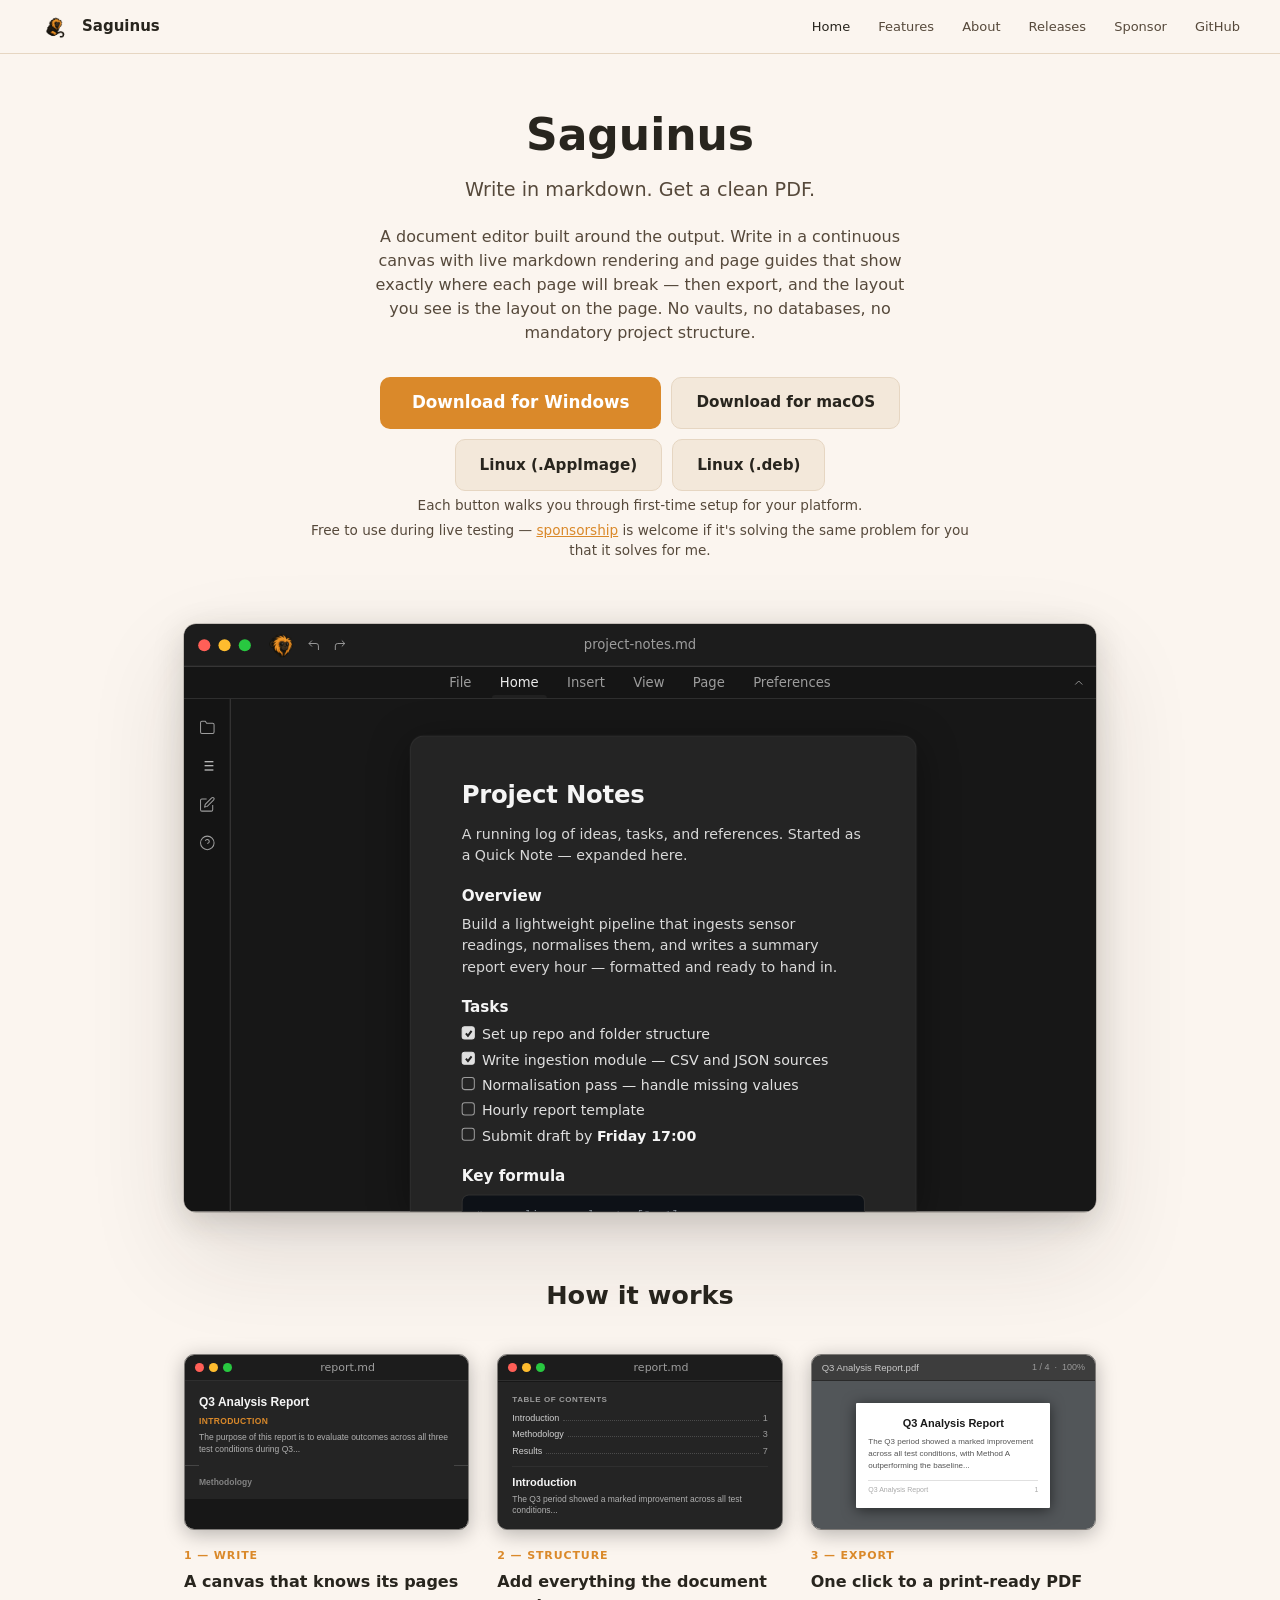
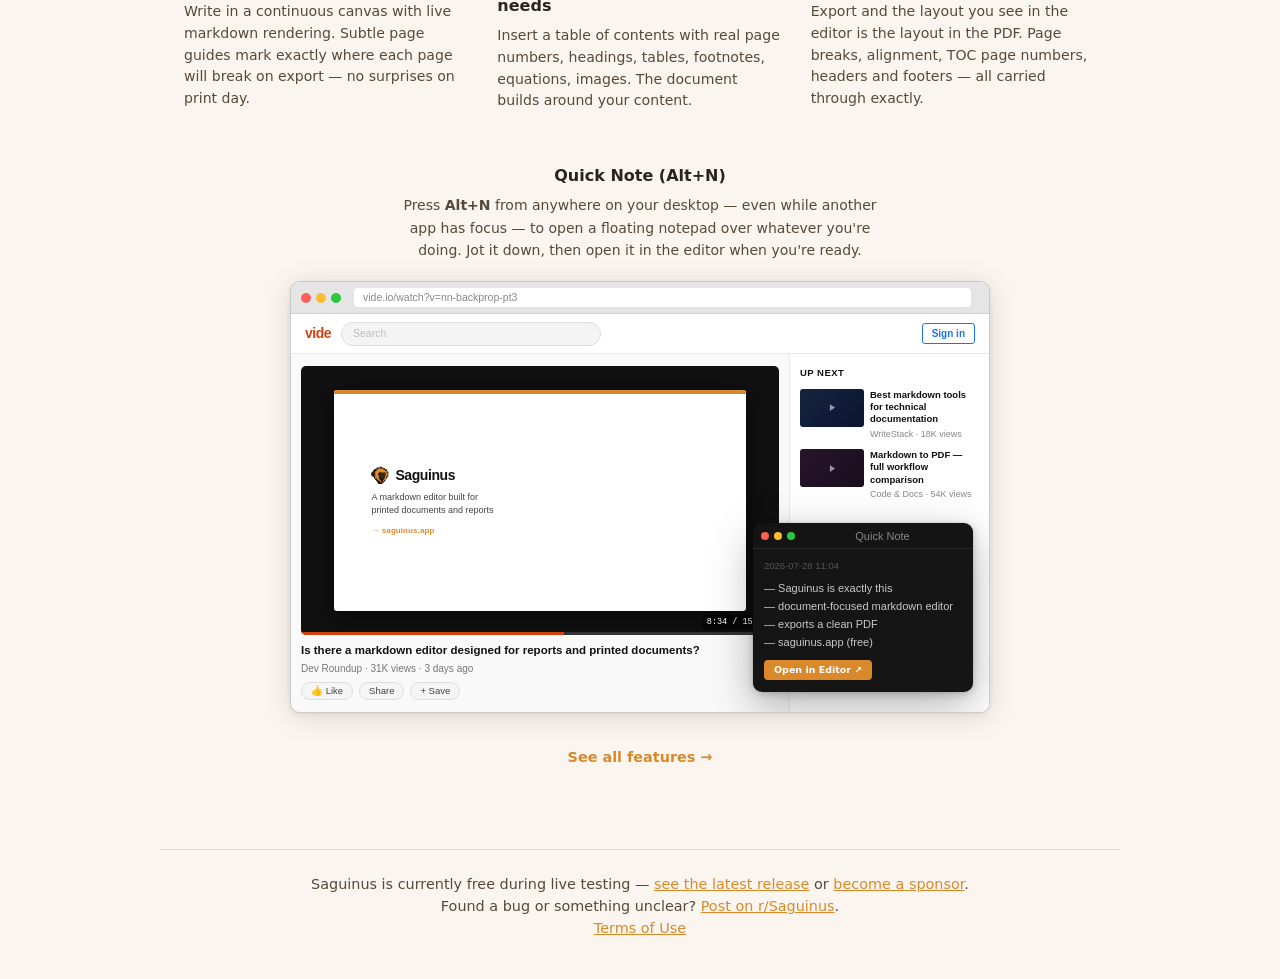
<file: index.html>
<!doctype html>
<html lang="en">
  <head>
    <meta charset="UTF-8" />
    <meta name="viewport" content="width=device-width, initial-scale=1.0" />
    <title>Saguinus — Write in markdown. Get a clean PDF.</title>
    <meta
      name="description"
      content="Saguinus is a markdown-powered document editor for Windows, macOS, and Linux. Write in a live canvas with page guides and export an accurate PDF."
    />
    <meta property="og:title" content="Saguinus — Write in markdown. Get a clean PDF." />
    <meta property="og:description" content="Write in markdown, get a clean PDF. A free document editor for Windows, Mac, and Linux — no account required." />
    <meta property="og:image" content="https://www.saguinus.app/assets/og-image.png" />
    <meta property="og:url" content="https://www.saguinus.app/" />
    <meta property="og:type" content="website" />
    <meta property="og:site_name" content="Saguinus" />
    <meta name="twitter:card" content="summary_large_image" />
    <meta name="twitter:title" content="Saguinus — Write in markdown. Get a clean PDF." />
    <meta name="twitter:description" content="Write in markdown, get a clean PDF. A free document editor for Windows, Mac, and Linux — no account required." />
    <meta name="twitter:image" content="https://www.saguinus.app/assets/og-image.png" />
    <link rel="icon" href="assets/saguinus.png" type="image/png" />
    <link rel="stylesheet" href="style.css" />
  </head>
  <body>
    <header class="site-header">
      <a class="logo-link" href="index.html">
        <img src="assets/saguinus_full.png" alt="" />
        Saguinus
      </a>
      <nav class="site-nav">
        <a href="index.html" class="active">Home</a>
        <a href="features.html">Features</a>
        <a href="about.html">About</a>
        <a href="releases.html">Releases</a>
        <a href="sponsor.html">Sponsor</a>
        <a href="https://github.com/m-mils/Saguinus" target="_blank" rel="noopener">GitHub</a>
      </nav>
    </header>

    <main>
      <section class="hero">
        <h1>Saguinus</h1>
        <p class="tagline">Write in markdown. Get a clean PDF.</p>
        <p class="hero-desc">
          A document editor built around the output. Write in a continuous
          canvas with live markdown rendering and page guides that show
          exactly where each page will break — then export, and the layout
          you see is the layout on the page. No vaults, no databases, no
          mandatory project structure.
        </p>
        <div class="download-options">
          <a class="download-btn" href="install.html?p=win">
            Download for Windows
          </a>
          <a class="download-btn secondary" href="install.html?p=mac">
            Download for macOS
          </a>
          <a class="download-btn secondary" href="install.html?p=appimage">
            Linux (.AppImage)
          </a>
          <a class="download-btn secondary" href="install.html?p=deb">
            Linux (.deb)
          </a>
        </div>
        <p class="hero-note">Each button walks you through first-time setup for your platform.</p>
        <p class="hero-note">
          Free to use during live testing —
          <a href="sponsor.html">sponsorship</a> is welcome if it's solving
          the same problem for you that it solves for me.
        </p>
      </section>

      <section class="screenshot">
        <div class="hero-win-wrap">
        <div class="win-scaler">
          <div class="aw" id="aw">

            <!-- Title bar -->
            <div class="aw-frame">
              <div class="aw-left">
                <div class="aw-tls">
                  <div class="aw-tl r"></div>
                  <div class="aw-tl y"></div>
                  <div class="aw-tl g"></div>
                </div>
                <div class="aw-logo">
                  <img src="assets/saguinus.png" alt="" />
                </div>
                <div class="aw-hbtn">
                  <svg viewBox="0 0 24 24"><polyline points="9 14 4 9 9 4"/><path d="M20 20v-7a4 4 0 0 0-4-4H4"/></svg>
                </div>
                <div class="aw-hbtn">
                  <svg viewBox="0 0 24 24"><polyline points="15 14 20 9 15 4"/><path d="M4 20v-7a4 4 0 0 1 4-4h12"/></svg>
                </div>
              </div>
              <div class="aw-title"><span>project-notes.md</span></div>
            </div>

            <!-- Menu row -->
            <div class="aw-menu">
              <button class="aw-tab">File</button>
              <button class="aw-tab active">Home</button>
              <button class="aw-tab">Insert</button>
              <button class="aw-tab">View</button>
              <button class="aw-tab">Page</button>
              <button class="aw-tab">Preferences</button>
              <div class="aw-menu-end">
                <svg viewBox="0 0 24 24"><polyline points="18 15 12 9 6 15"/></svg>
              </div>
            </div>

            <!-- Workspace -->
            <div class="aw-workspace">

              <!-- Activity bar -->
              <aside class="aw-actbar">
                <div class="aw-abt" title="Open Folder">
                  <svg viewBox="0 0 24 24"><path d="M22 19a2 2 0 0 1-2 2H4a2 2 0 0 1-2-2V5a2 2 0 0 1 2-2h5l2 3h9a2 2 0 0 1 2 2z"/></svg>
                </div>
                <div class="aw-abt active" title="Document Outline">
                  <svg viewBox="0 0 24 24">
                    <line x1="8" y1="6" x2="21" y2="6"/><line x1="8" y1="12" x2="21" y2="12"/><line x1="8" y1="18" x2="21" y2="18"/>
                    <line x1="3" y1="6" x2="3.01" y2="6"/><line x1="3" y1="12" x2="3.01" y2="12"/><line x1="3" y1="18" x2="3.01" y2="18"/>
                  </svg>
                </div>
                <div class="aw-abt" title="Quick Notes">
                  <svg viewBox="0 0 24 24"><path d="M11 4H4a2 2 0 0 0-2 2v14a2 2 0 0 0 2 2h14a2 2 0 0 0 2-2v-7"/><path d="M18.5 2.5a2.121 2.121 0 0 1 3 3L12 15l-4 1 1-4 9.5-9.5z"/></svg>
                </div>
                <div class="aw-abt" title="Help">
                  <svg viewBox="0 0 24 24"><circle cx="12" cy="12" r="10"/><path d="M9.09 9a3 3 0 0 1 5.83 1c0 2-3 3-3 3"/><line x1="12" y1="17" x2="12.01" y2="17"/></svg>
                </div>
              </aside>

              <!-- Editor -->
              <div class="aw-vport">
                <div class="aw-page">
                  <h1>Project Notes</h1>
                  <p>A running log of ideas, tasks, and references. Started as a Quick Note — expanded here.</p>

                  <div class="aw-h2">Overview</div>
                  <p>Build a lightweight pipeline that ingests sensor readings, normalises them, and writes a summary report every hour — formatted and ready to hand in.</p>

                  <div class="aw-h2">Tasks</div>
                  <div class="aw-task"><span class="aw-chk done"><svg viewBox="0 0 10 10"><polyline points="1.5,5 4,8 8.5,2"/></svg></span><span>Set up repo and folder structure</span></div>
                  <div class="aw-task"><span class="aw-chk done"><svg viewBox="0 0 10 10"><polyline points="1.5,5 4,8 8.5,2"/></svg></span><span>Write ingestion module — CSV and JSON sources</span></div>
                  <div class="aw-task"><span class="aw-chk"></span><span>Normalisation pass — handle missing values</span></div>
                  <div class="aw-task"><span class="aw-chk"></span><span>Hourly report template</span></div>
                  <div class="aw-task"><span class="aw-chk"></span><span>Submit draft by <strong style="color:#f5f5f5">Friday 17:00</strong></span></div>

                  <div class="aw-h2">Key formula</div>
                  <div class="aw-code"><span class="aw-cm"># normalise a value to [0, 1]</span>
<span class="aw-fn">def</span> normalise(x, lo, hi):
    <span class="aw-kw">return</span> (x <span class="aw-op">-</span> lo) <span class="aw-op">/</span> (hi <span class="aw-op">-</span> lo)</div>

                  <div class="aw-h2">References</div>
                  <p>Lecture 4 slides — streaming normalisation.<br>
                  See also: <span class="aw-link">pandas.DataFrame.interpolate</span> for gap filling.</p>

                  <div class="aw-pagebreak">Page Break</div>
                </div>
              </div>

            </div><!-- /workspace -->
          </div><!-- /aw -->
        </div><!-- /win-scaler -->
        </div><!-- /hero-win-wrap -->
      </section>

      <!-- HOW IT WORKS -->
      <section class="how-it-works">
        <h2>How it works</h2>
        <div class="steps">

          <!-- Step 1: Write -->
          <div class="step">
            <div class="step-win">
              <div class="step-win-chrome">
                <div class="s-tl r"></div><div class="s-tl y"></div><div class="s-tl g"></div>
                <span class="step-win-chrome-title">report.md</span>
              </div>
              <div class="step-win-body" style="padding:0;justify-content:flex-start">
                <!-- Single continuous page — guide marks bleed into padding margin -->
                <div style="background:#242424;padding:12px 14px 10px;font-family:Calibri,'Segoe UI',sans-serif">
                  <div style="font-size:12px;font-weight:700;color:#f5f5f5;margin-bottom:4px">Q3 Analysis Report</div>
                  <div style="font-size:8.5px;font-weight:700;color:#da892a;letter-spacing:0.04em;text-transform:uppercase;margin-bottom:3px">Introduction</div>
                  <div style="font-size:8.5px;color:#b0b0b0;line-height:1.45">The purpose of this report is to evaluate outcomes across all three test conditions during Q3...</div>
                  <!-- guide: bleeds past 14px content padding to page edge on each side -->
                  <div style="margin:6px -14px;height:8px;display:flex;align-items:center">
                    <div style="width:14px;height:1px;background:rgba(155,155,155,0.28);flex-shrink:0"></div>
                    <div style="flex:1"></div>
                    <div style="width:14px;height:1px;background:rgba(155,155,155,0.28);flex-shrink:0"></div>
                  </div>
                  <div style="font-size:8.5px;font-weight:700;color:#f5f5f5;opacity:0.45">Methodology</div>
                </div>
              </div>
            </div>
            <div class="step-label">1 — Write</div>
            <h3>A canvas that knows its pages</h3>
            <p>Write in a continuous canvas with live markdown rendering. Subtle page guides mark exactly where each page will break on export — no surprises on print day.</p>
          </div>

          <!-- Step 2: Structure -->
          <div class="step">
            <div class="step-win">
              <div class="step-win-chrome">
                <div class="s-tl r"></div><div class="s-tl y"></div><div class="s-tl g"></div>
                <span class="step-win-chrome-title">report.md</span>
              </div>
              <div class="step-win-body" style="padding:0">
                <!-- Doc page (#242424) on canvas (#171717) -->
                <div style="background:#242424;padding:12px 14px;font-family:Calibri,'Segoe UI',sans-serif;width:100%">
                  <div style="font-size:8px;font-weight:700;color:#9d9d9d;letter-spacing:0.07em;text-transform:uppercase;margin-bottom:6px">Table of Contents</div>
                  <div style="display:flex;align-items:baseline;margin-bottom:3px">
                    <span style="font-size:9px;color:#d0d0d0;flex-shrink:0">Introduction</span>
                    <span style="flex:1;border-bottom:1px dotted #4a4a4a;margin:0 4px 2px"></span>
                    <span style="font-size:9px;color:#9d9d9d;flex-shrink:0">1</span>
                  </div>
                  <div style="display:flex;align-items:baseline;margin-bottom:3px">
                    <span style="font-size:9px;color:#d0d0d0;flex-shrink:0">Methodology</span>
                    <span style="flex:1;border-bottom:1px dotted #4a4a4a;margin:0 4px 2px"></span>
                    <span style="font-size:9px;color:#9d9d9d;flex-shrink:0">3</span>
                  </div>
                  <div style="display:flex;align-items:baseline;margin-bottom:8px">
                    <span style="font-size:9px;color:#d0d0d0;flex-shrink:0">Results</span>
                    <span style="flex:1;border-bottom:1px dotted #4a4a4a;margin:0 4px 2px"></span>
                    <span style="font-size:9px;color:#9d9d9d;flex-shrink:0">7</span>
                  </div>
                  <div style="border-top:1px solid #2f2f2f;padding-top:7px;font-size:11px;font-weight:700;color:#f5f5f5">Introduction</div>
                  <div style="font-size:8.5px;color:#b0b0b0;margin-top:3px;line-height:1.4">The Q3 period showed a marked improvement across all test conditions...</div>
                </div>
              </div>
            </div>
            <div class="step-label">2 — Structure</div>
            <h3>Add everything the document needs</h3>
            <p>Insert a table of contents with real page numbers, headings, tables, footnotes, equations, images. The document builds around your content.</p>
          </div>

          <!-- Step 3: Export -->
          <div class="step">
            <div class="step-win">
              <!-- PDF viewer chrome instead of Saguinus app chrome -->
              <div class="step-win-chrome" style="background:#3d3d3d;border-bottom-color:#2a2a2a">
                <span style="font-size:9.5px;color:#c8c8c8;font-family:'Segoe UI',sans-serif;flex:1;overflow:hidden;white-space:nowrap;text-overflow:ellipsis">Q3 Analysis Report.pdf</span>
                <span style="font-size:9px;color:#999;font-family:'Segoe UI',sans-serif;white-space:nowrap;margin-left:8px">1 / 4 &nbsp;·&nbsp; 100%</span>
              </div>
              <div class="step-win-body" style="background:#525659;align-items:center">
                <div style="background:#fff;width:76%;border-radius:1px;padding:12px;box-shadow:0 2px 14px rgba(0,0,0,0.55)">
                  <div style="font-size:11px;font-weight:700;color:#1a1a1a;text-align:center;margin-bottom:5px;font-family:'Segoe UI',sans-serif">Q3 Analysis Report</div>
                  <div style="font-size:8px;color:#555;line-height:1.5;font-family:'Segoe UI',sans-serif;margin-bottom:8px">The Q3 period showed a marked improvement across all test conditions, with Method A outperforming the baseline...</div>
                  <div style="display:flex;justify-content:space-between;border-top:0.5px solid #e0e0e0;padding-top:4px">
                    <span style="font-size:7px;color:#aaa;font-family:'Segoe UI',sans-serif">Q3 Analysis Report</span>
                    <span style="font-size:7px;color:#aaa;font-family:'Segoe UI',sans-serif">1</span>
                  </div>
                </div>
              </div>
            </div>
            <div class="step-label">3 — Export</div>
            <h3>One click to a print-ready PDF</h3>
            <p>Export and the layout you see in the editor is the layout in the PDF. Page breaks, alignment, TOC page numbers, headers and footers — all carried through exactly.</p>
          </div>

        </div>

        <div class="qn-showcase">

          <div class="qn-showcase-caption">
            <h3>Quick Note (Alt+N)</h3>
            <p>Press <strong>Alt+N</strong> from anywhere on your desktop — even while another app has focus — to open a floating notepad over whatever you're doing. Jot it down, then open it in the editor when you're ready.</p>
          </div>

          <div class="qn-browser-scene">

            <!-- macOS browser chrome -->
            <div class="qn-browser-chrome">
              <div class="qn-br-tl" style="background:#ff5f57"></div>
              <div class="qn-br-tl" style="background:#febc2e"></div>
              <div class="qn-br-tl" style="background:#28c840"></div>
              <div class="qn-br-url">vide.io/watch?v=nn-backprop-pt3</div>
            </div>

            <!-- Vide site header -->
            <div style="background:#fff;border-bottom:1px solid #e8e8e8;height:40px;display:flex;align-items:center;padding:0 14px;gap:10px;flex-shrink:0">
              <span style="font-size:14px;font-weight:800;color:#d04010;font-family:'Segoe UI',sans-serif;letter-spacing:-0.5px">vide</span>
              <div style="flex:1;background:#f4f4f4;border:1px solid #ddd;border-radius:18px;height:24px;display:flex;align-items:center;padding:0 11px;max-width:260px">
                <span style="font-size:10.5px;color:#bbb;font-family:'Segoe UI',sans-serif">Search</span>
              </div>
              <div style="margin-left:auto;font-size:10px;font-weight:600;color:#1a73e8;border:1.5px solid #1a73e8;border-radius:3px;padding:2px 9px;font-family:'Segoe UI',sans-serif">Sign in</div>
            </div>

            <!-- Site body: video + sidebar -->
            <div style="display:flex;background:#f9f9f9">

              <!-- Main video column -->
              <div style="flex:1;padding:12px 10px;min-width:0">

                <!-- Video player — paused on a slide presenting Saguinus as the answer -->
                <div style="background:#111;border-radius:5px;aspect-ratio:16/9;position:relative;overflow:hidden">
                  <div style="position:absolute;inset:0;display:flex;align-items:center;justify-content:center;padding:5% 7%">
                    <div style="background:#fff;border-radius:3px;width:100%;height:100%;padding:7% 9%;box-shadow:0 6px 28px rgba(0,0,0,0.7);position:relative;display:flex;flex-direction:column;justify-content:center">
                      <div style="position:absolute;top:0;left:0;right:0;height:4px;background:#da892a;border-radius:3px 3px 0 0"></div>
                      <div style="display:flex;align-items:center;gap:6px;margin-bottom:5px">
                        <img src="assets/saguinus.png" alt="" style="width:18px;height:18px;border-radius:4px">
                        <div style="font-size:14px;font-weight:800;color:#111;font-family:'Segoe UI',sans-serif;letter-spacing:-0.03em">Saguinus</div>
                      </div>
                      <div style="font-size:9px;color:#444;font-family:'Segoe UI',sans-serif;line-height:1.5;margin-bottom:7px">A markdown editor built for<br>printed documents and reports</div>
                      <div style="font-size:8px;color:#da892a;font-weight:700;font-family:'Segoe UI',sans-serif;letter-spacing:0.01em">→ saguinus.app</div>
                    </div>
                  </div>
                  <div style="position:absolute;bottom:0;left:0;right:0;height:3px;background:rgba(255,255,255,0.15)">
                    <div style="width:55%;height:100%;background:#d04010"></div>
                  </div>
                  <div style="position:absolute;bottom:5px;right:7px;font-size:8.5px;color:#fff;font-family:monospace;background:rgba(0,0,0,0.55);padding:1px 4px;border-radius:2px">8:34 / 15:22</div>
                </div>

                <!-- Video info -->
                <div style="padding-top:8px">
                  <div style="font-size:11.5px;font-weight:700;color:#111;font-family:'Segoe UI',sans-serif;line-height:1.3;margin-bottom:3px">Is there a markdown editor designed for reports and printed documents?</div>
                  <div style="font-size:10px;color:#777;font-family:'Segoe UI',sans-serif;margin-bottom:6px">Dev Roundup · 31K views · 3 days ago</div>
                  <div style="display:flex;gap:6px;flex-wrap:wrap">
                    <div style="font-size:9.5px;color:#444;font-family:'Segoe UI',sans-serif;border:1px solid #ddd;border-radius:14px;padding:1px 9px;background:#f5f5f5">👍 Like</div>
                    <div style="font-size:9.5px;color:#444;font-family:'Segoe UI',sans-serif;border:1px solid #ddd;border-radius:14px;padding:1px 9px;background:#f5f5f5">Share</div>
                    <div style="font-size:9.5px;color:#444;font-family:'Segoe UI',sans-serif;border:1px solid #ddd;border-radius:14px;padding:1px 9px;background:#f5f5f5">+ Save</div>
                  </div>
                </div>
              </div>

              <!-- Sidebar: Up Next -->
              <div class="qn-video-sidebar">
                <div style="font-size:9.5px;font-weight:700;color:#111;font-family:'Segoe UI',sans-serif;margin-bottom:8px;text-transform:uppercase;letter-spacing:0.05em">Up Next</div>

                <div style="display:flex;gap:6px;margin-bottom:8px">
                  <div style="width:64px;height:38px;background:linear-gradient(135deg,#162440,#0a1530);border-radius:3px;flex-shrink:0;display:flex;align-items:center;justify-content:center">
                    <svg viewBox="0 0 24 24" width="9" fill="#fff" opacity="0.55" aria-hidden="true"><polygon points="5,3 19,12 5,21"/></svg>
                  </div>
                  <div style="min-width:0">
                    <div style="font-size:9.5px;font-weight:600;color:#111;font-family:'Segoe UI',sans-serif;line-height:1.3;margin-bottom:2px">Best markdown tools for technical documentation</div>
                    <div style="font-size:9px;color:#888;font-family:'Segoe UI',sans-serif">WriteStack · 18K views</div>
                  </div>
                </div>

                <div style="display:flex;gap:6px">
                  <div style="width:64px;height:38px;background:linear-gradient(135deg,#28142a,#180f1e);border-radius:3px;flex-shrink:0;display:flex;align-items:center;justify-content:center">
                    <svg viewBox="0 0 24 24" width="9" fill="#fff" opacity="0.55" aria-hidden="true"><polygon points="5,3 19,12 5,21"/></svg>
                  </div>
                  <div style="min-width:0">
                    <div style="font-size:9.5px;font-weight:600;color:#111;font-family:'Segoe UI',sans-serif;line-height:1.3;margin-bottom:2px">Markdown to PDF — full workflow comparison</div>
                    <div style="font-size:9px;color:#888;font-family:'Segoe UI',sans-serif">Code &amp; Docs · 54K views</div>
                  </div>
                </div>
              </div>

            </div><!-- /site body -->

            <!-- Floating Quick Note window -->
            <div class="qn-vid-float">
              <div class="qn-vid-float-bar">
                <div class="qn-vid-float-tl" style="background:#ff5f57"></div>
                <div class="qn-vid-float-tl" style="background:#febc2e"></div>
                <div class="qn-vid-float-tl" style="background:#28c840"></div>
                <span class="qn-vid-float-title">Quick Note</span>
              </div>
              <div class="qn-vid-float-body">
                <div style="font-size:9.5px;color:#555;margin-bottom:5px;font-family:-apple-system,'Segoe UI',sans-serif">2026-07-28 11:04</div>
                <div style="font-size:11px;color:#c8c8c8;line-height:1.65;font-family:-apple-system,'Segoe UI',sans-serif">
                  — Saguinus is exactly this<br>
                  — document-focused markdown editor<br>
                  — exports a clean PDF<br>
                  — saguinus.app (free)
                </div>
                <div style="margin-top:9px;background:#da892a;color:#fff;font-size:9.5px;font-weight:700;padding:3px 10px;border-radius:4px;display:inline-block">Open in Editor ↗</div>
              </div>
            </div>

          </div><!-- /qn-browser-scene -->

        </div><!-- /qn-showcase -->
        <div class="features-cta">
          <a href="features.html">See all features →</a>
        </div>

      </section>

    </main>

    <footer class="site-footer">
      <p>
        Saguinus is currently free during live testing —
        <a href="releases.html">see the latest release</a> or
        <a href="sponsor.html">become a sponsor</a>.
      </p>
      <p>
        Found a bug or something unclear?
        <a href="https://www.reddit.com/r/Saguinus" target="_blank" rel="noopener">Post on r/Saguinus</a>.
      </p>
      <p><a href="terms.html">Terms of Use</a></p>
    </footer>

    <script>
      (function () {
        var win = document.getElementById('aw');
        var scaler = win.parentElement;
        function scale() {
          win.style.transform = 'scale(' + scaler.clientWidth / 900 + ')';
        }
        if (window.ResizeObserver) {
          new ResizeObserver(scale).observe(scaler);
        } else {
          window.addEventListener('resize', scale);
        }
        scale();
      })();
    </script>
  </body>
</html>
</file>
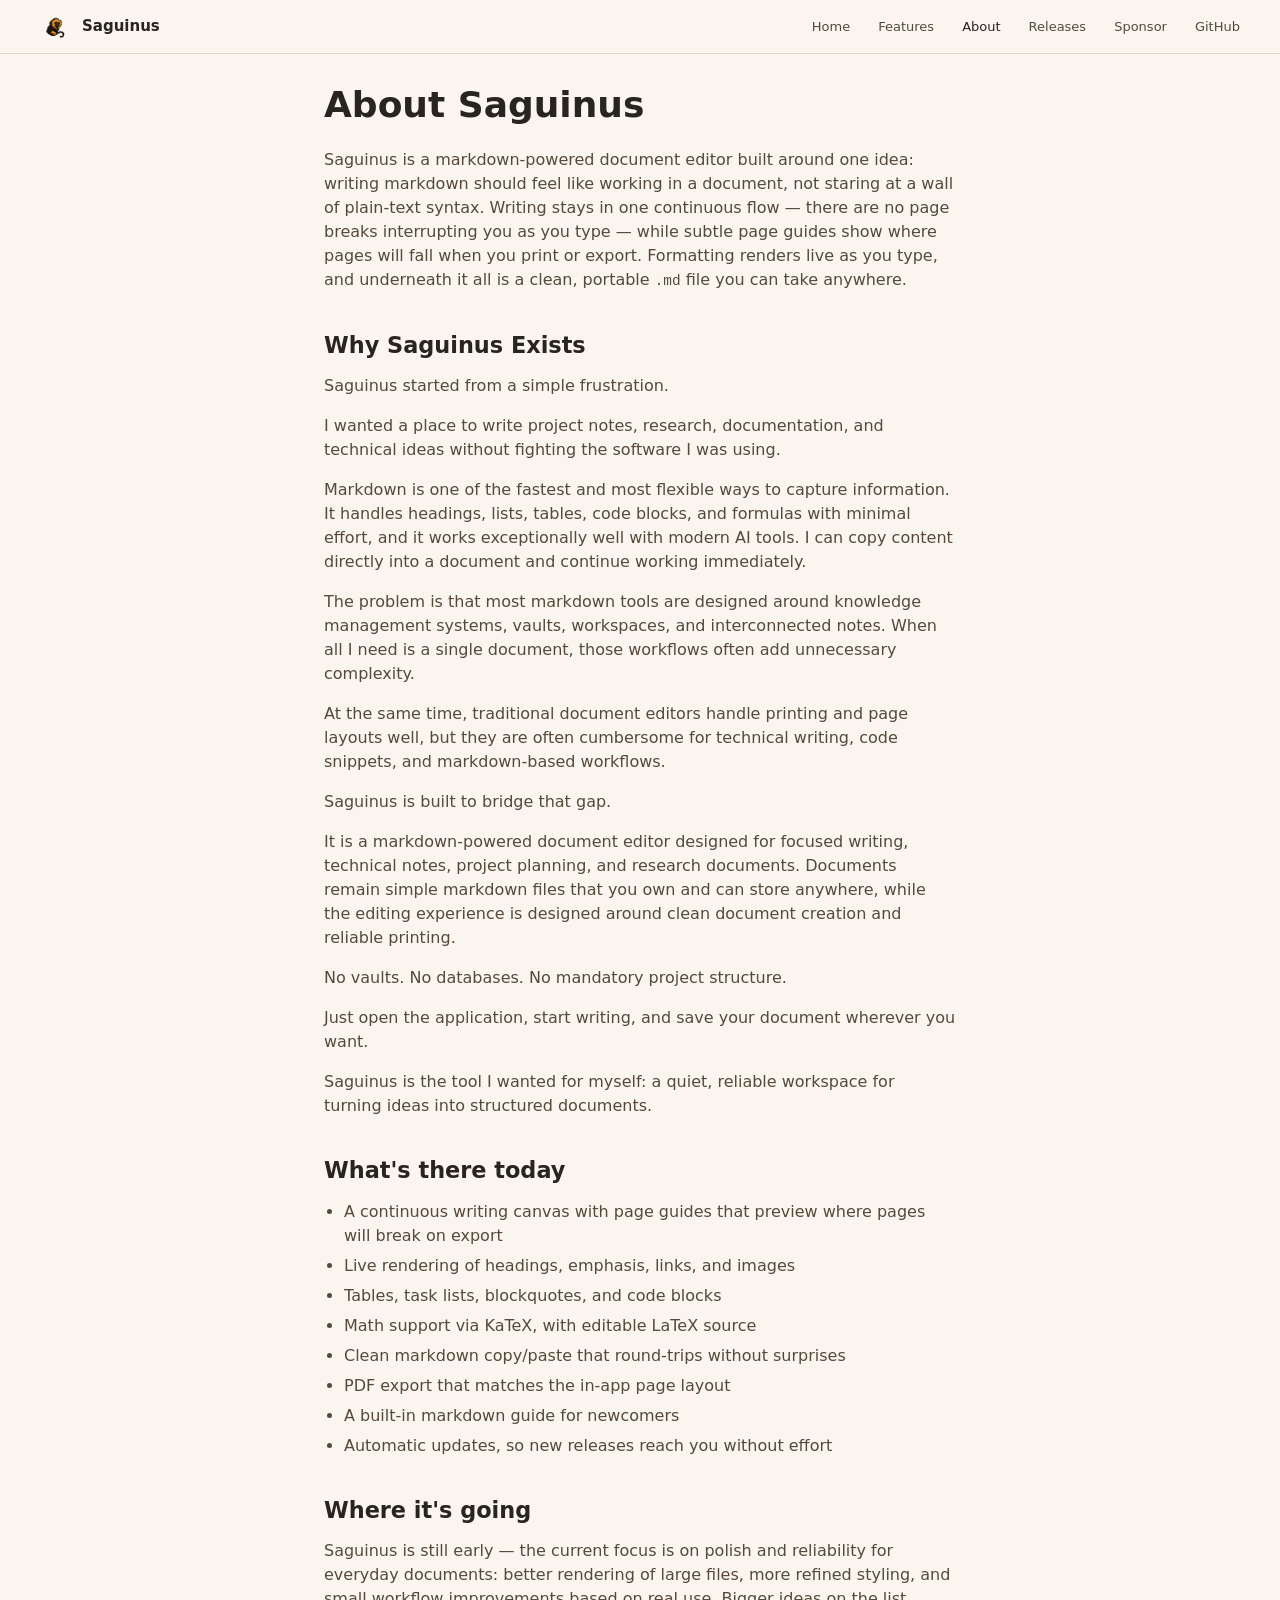
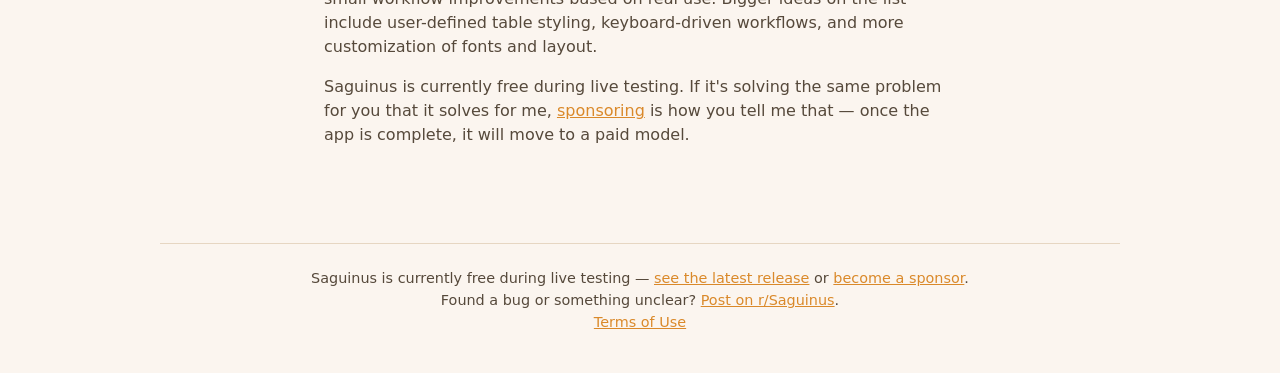
<file: about.html>
<!doctype html>
<html lang="en">
  <head>
    <meta charset="UTF-8" />
    <meta name="viewport" content="width=device-width, initial-scale=1.0" />
    <title>About Saguinus</title>
    <meta
      name="description"
      content="The goals and ideas behind Saguinus, a markdown-powered document editor for Windows and Linux."
    />
    <meta property="og:title" content="About Saguinus" />
    <meta property="og:description" content="The goals and ideas behind Saguinus, a markdown-powered document editor for Windows and Linux." />
    <meta property="og:image" content="https://www.saguinus.app/assets/og-image.png" />
    <meta property="og:url" content="https://www.saguinus.app/about.html" />
    <meta property="og:type" content="website" />
    <meta property="og:site_name" content="Saguinus" />
    <meta name="twitter:card" content="summary_large_image" />
    <meta name="twitter:title" content="About Saguinus" />
    <meta name="twitter:description" content="The goals and ideas behind Saguinus, a markdown-powered document editor for Windows and Linux." />
    <meta name="twitter:image" content="https://www.saguinus.app/assets/og-image.png" />
    <link rel="icon" href="assets/saguinus.png" type="image/png" />
    <link rel="stylesheet" href="style.css" />
  </head>
  <body>
    <header class="site-header">
      <a class="logo-link" href="index.html">
        <img src="assets/saguinus_full.png" alt="" />
        Saguinus
      </a>
      <nav class="site-nav">
        <a href="index.html">Home</a>
        <a href="features.html">Features</a>
        <a href="about.html" class="active">About</a>
        <a href="releases.html">Releases</a>
        <a href="sponsor.html">Sponsor</a>
        <a href="https://github.com/m-mils/Saguinus" target="_blank" rel="noopener">GitHub</a>
      </nav>
    </header>

    <main class="page-content">
      <h1>About Saguinus</h1>
      <p>
        Saguinus is a markdown-powered document editor built around one
        idea: writing markdown should feel like working in a document, not
        staring at a wall of plain-text syntax. Writing stays in one
        continuous flow — there are no
        page breaks interrupting you as you type — while subtle page guides
        show where pages will fall when you print or export. Formatting
        renders live as you type, and underneath it all is a clean, portable
        <code>.md</code> file you can take anywhere.
      </p>

      <h2>Why Saguinus Exists</h2>
      <p>Saguinus started from a simple frustration.</p>
      <p>
        I wanted a place to write project notes, research, documentation, and
        technical ideas without fighting the software I was using.
      </p>
      <p>
        Markdown is one of the fastest and most flexible ways to capture
        information. It handles headings, lists, tables, code blocks, and
        formulas with minimal effort, and it works exceptionally well with
        modern AI tools. I can copy content directly into a document and
        continue working immediately.
      </p>
      <p>
        The problem is that most markdown tools are designed around knowledge
        management systems, vaults, workspaces, and interconnected notes. When
        all I need is a single document, those workflows often add unnecessary
        complexity.
      </p>
      <p>
        At the same time, traditional document editors handle printing and
        page layouts well, but they are often cumbersome for technical
        writing, code snippets, and markdown-based workflows.
      </p>
      <p>Saguinus is built to bridge that gap.</p>
      <p>
        It is a markdown-powered document editor designed for focused
        writing, technical notes, project planning, and research documents.
        Documents remain simple markdown files that you own and can store
        anywhere, while the editing experience is designed around clean
        document creation and reliable printing.
      </p>
      <p>No vaults. No databases. No mandatory project structure.</p>
      <p>
        Just open the application, start writing, and save your document
        wherever you want.
      </p>
      <p>
        Saguinus is the tool I wanted for myself: a quiet, reliable workspace
        for turning ideas into structured documents.
      </p>

      <h2>What's there today</h2>
      <ul>
        <li>
          A continuous writing canvas with page guides that preview where
          pages will break on export
        </li>
        <li>Live rendering of headings, emphasis, links, and images</li>
        <li>Tables, task lists, blockquotes, and code blocks</li>
        <li>Math support via KaTeX, with editable LaTeX source</li>
        <li>Clean markdown copy/paste that round-trips without surprises</li>
        <li>PDF export that matches the in-app page layout</li>
        <li>A built-in markdown guide for newcomers</li>
        <li>Automatic updates, so new releases reach you without effort</li>
      </ul>

      <h2>Where it's going</h2>
      <p>
        Saguinus is still early — the current focus is on polish and
        reliability for everyday documents: better rendering of large files,
        more refined styling, and small workflow improvements based on real
        use. Bigger ideas on the list include user-defined table styling,
        keyboard-driven workflows, and more customization of fonts and
        layout.
      </p>
      <p>
        Saguinus is currently free during live testing. If it's solving the
        same problem for you that it solves for me,
        <a href="sponsor.html">sponsoring</a> is how you tell me that — once
        the app is complete, it will move to a paid model.
      </p>
    </main>

    <footer class="site-footer">
      <p>
        Saguinus is currently free during live testing —
        <a href="releases.html">see the latest release</a> or
        <a href="sponsor.html">become a sponsor</a>.
      </p>
      <p>
        Found a bug or something unclear?
        <a href="https://www.reddit.com/r/Saguinus" target="_blank" rel="noopener">Post on r/Saguinus</a>.
      </p>
      <p><a href="terms.html">Terms of Use</a></p>
    </footer>
  </body>
</html>
</file>
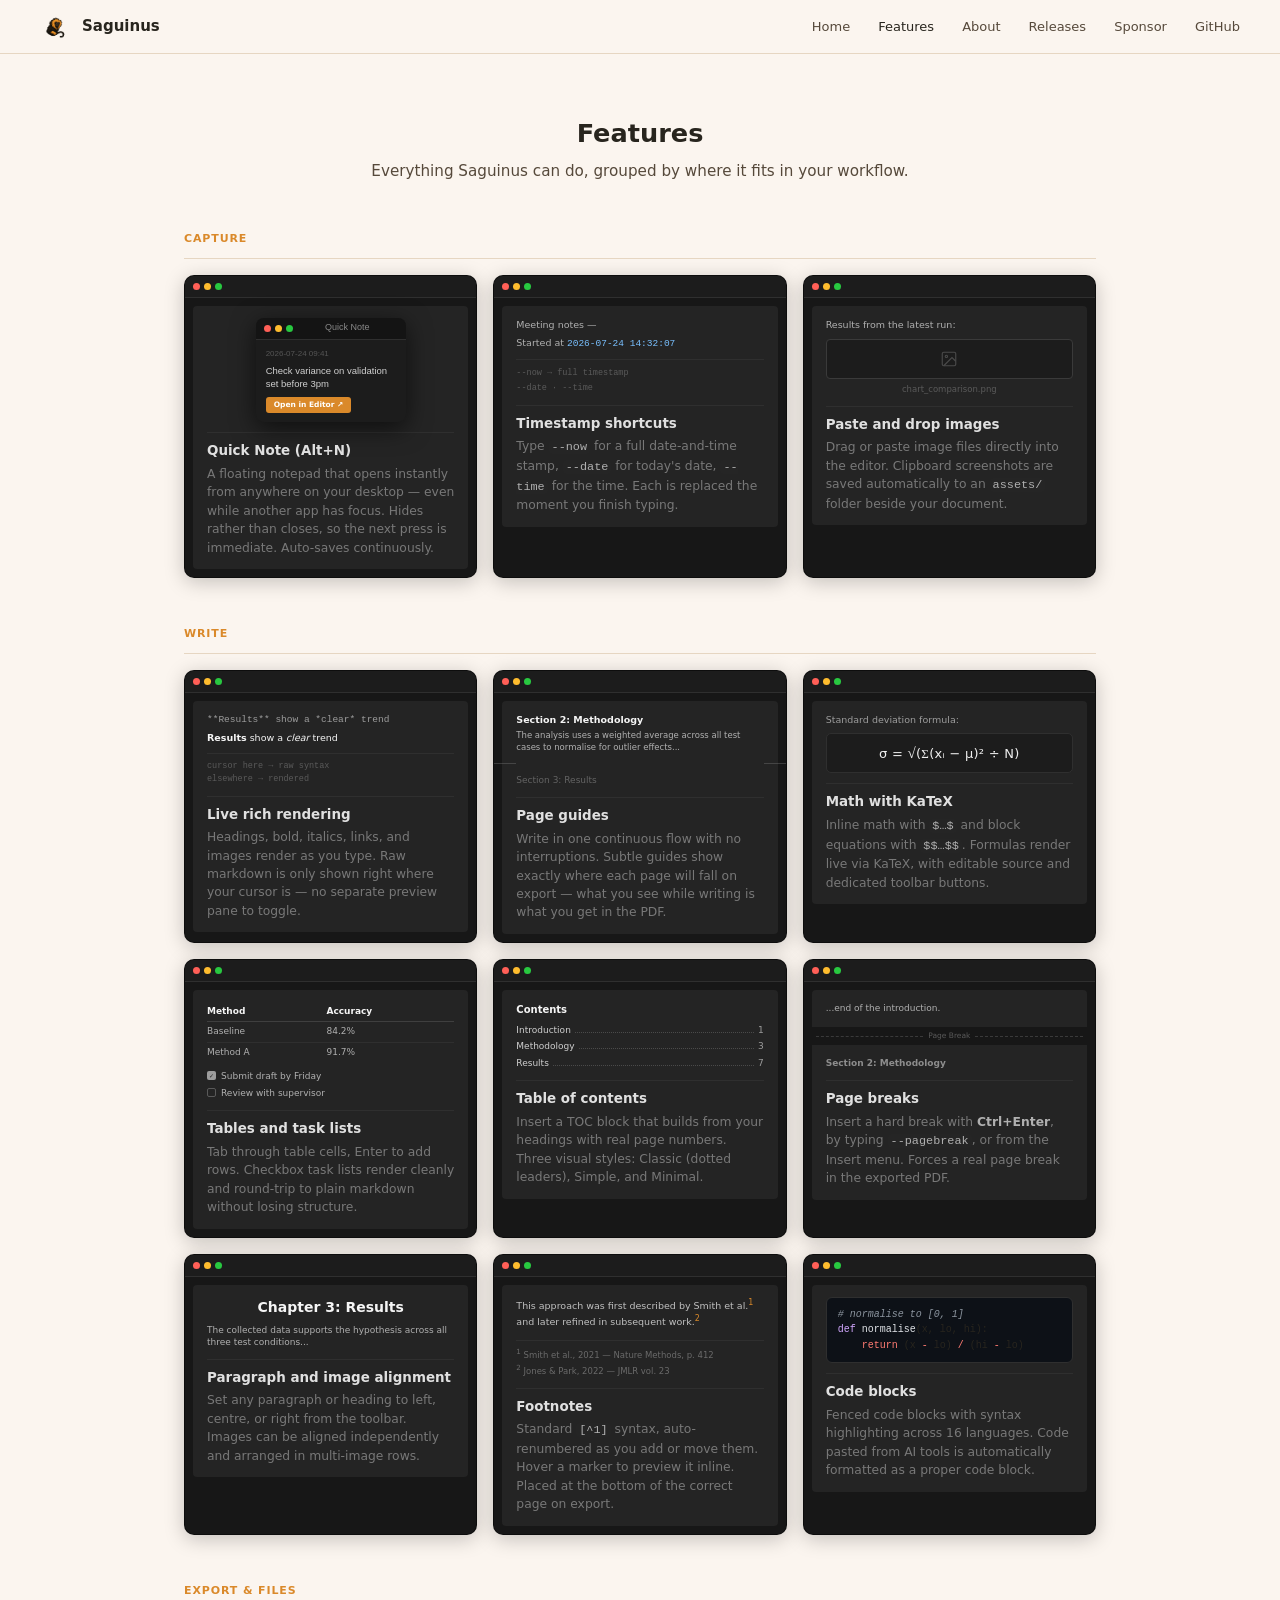
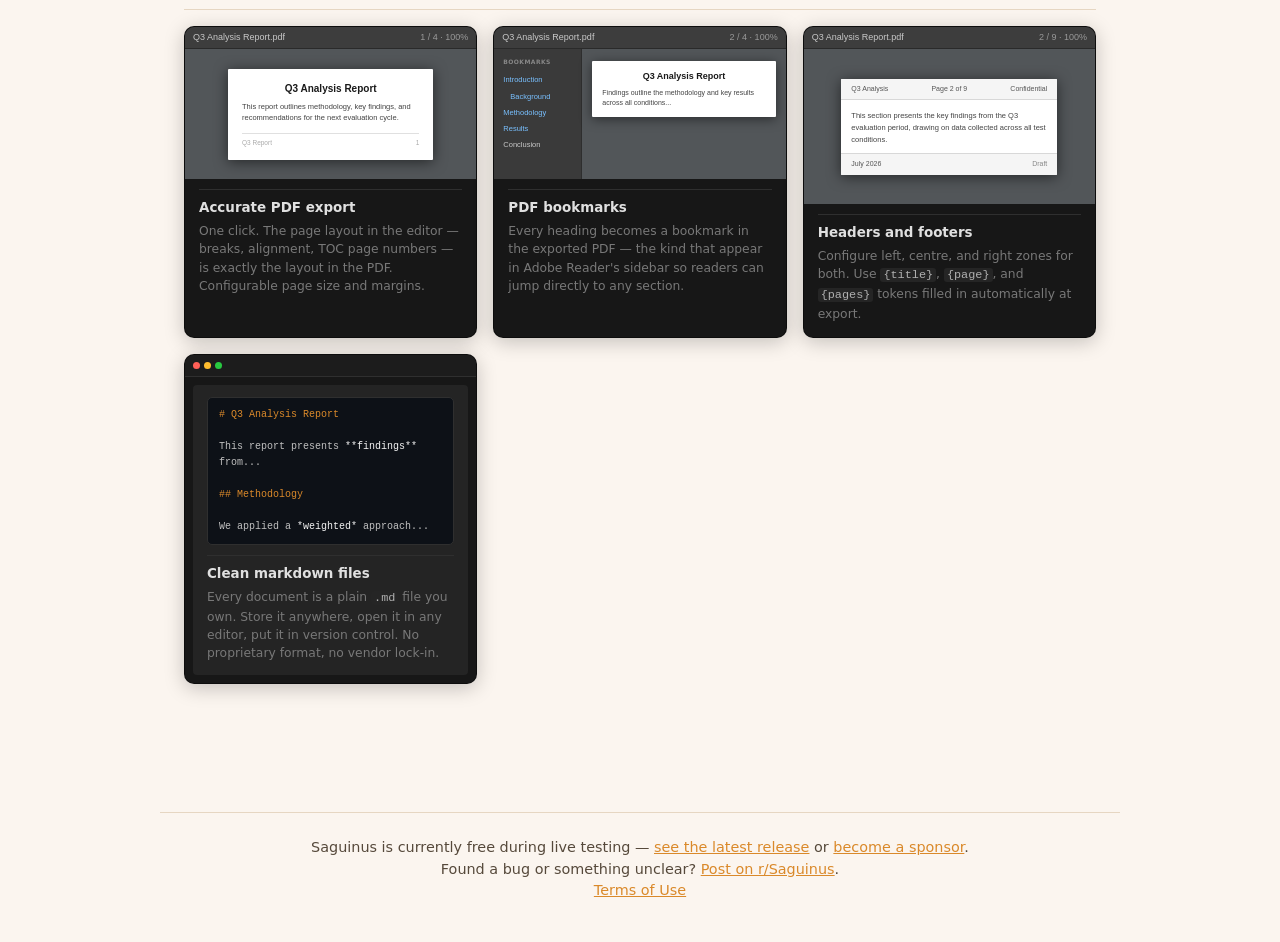
<file: features.html>
<!doctype html>
<html lang="en">
  <head>
    <meta charset="UTF-8" />
    <meta name="viewport" content="width=device-width, initial-scale=1.0" />
    <title>Saguinus — Features</title>
    <meta
      name="description"
      content="Every feature in Saguinus — live markdown rendering, page guides, accurate PDF export, table of contents, KaTeX math, footnotes, bookmarks, headers, footers, and more."
    />
    <meta property="og:title" content="Saguinus — Features" />
    <meta property="og:description" content="Live markdown, page guides, accurate PDF export, table of contents, KaTeX math, footnotes, bookmarks, and more." />
    <meta property="og:image" content="https://www.saguinus.app/assets/og-image.png" />
    <meta property="og:url" content="https://www.saguinus.app/features.html" />
    <meta property="og:type" content="website" />
    <meta property="og:site_name" content="Saguinus" />
    <meta name="twitter:card" content="summary_large_image" />
    <meta name="twitter:title" content="Saguinus — Features" />
    <meta name="twitter:description" content="Live markdown, page guides, accurate PDF export, table of contents, KaTeX math, footnotes, bookmarks, and more." />
    <meta name="twitter:image" content="https://www.saguinus.app/assets/og-image.png" />
    <link rel="icon" href="assets/saguinus.png" type="image/png" />
    <link rel="stylesheet" href="style.css" />
  </head>
  <body>
    <header class="site-header">
      <a class="logo-link" href="index.html">
        <img src="assets/saguinus_full.png" alt="" />
        Saguinus
      </a>
      <nav class="site-nav">
        <a href="index.html">Home</a>
        <a href="features.html" class="active">Features</a>
        <a href="about.html">About</a>
        <a href="releases.html">Releases</a>
        <a href="sponsor.html">Sponsor</a>
        <a href="https://github.com/m-mils/Saguinus" target="_blank" rel="noopener">GitHub</a>
      </nav>
    </header>

    <main>
      <section class="features-section">
        <h2>Features</h2>
        <p class="features-intro">Everything Saguinus can do, grouped by where it fits in your workflow.</p>

        <!-- Capture -->
        <div class="feature-group">
          <div class="feature-group-hdr">Capture</div>
          <div class="feature-grid">

            <div class="feat-card">
              <div class="feat-win">
                <div class="feat-win-chrome"><div class="ftl r"></div><div class="ftl y"></div><div class="ftl g"></div></div>
                <div class="feat-win-body">
                  <div class="feat-page">
                    <div style="display:flex;align-items:center;justify-content:center;margin-bottom:10px">
                      <div style="background:#1c1c1c;border-radius:8px;overflow:hidden;box-shadow:0 6px 24px rgba(0,0,0,0.6);width:150px">
                        <div style="background:#141414;height:22px;display:flex;align-items:center;padding:0 8px;gap:4px;border-bottom:1px solid #2f2f2f">
                          <span style="width:7px;height:7px;border-radius:50%;background:#ff5f57;flex-shrink:0"></span>
                          <span style="width:7px;height:7px;border-radius:50%;background:#febc2e;flex-shrink:0"></span>
                          <span style="width:7px;height:7px;border-radius:50%;background:#28c840;flex-shrink:0"></span>
                          <span style="font-size:9px;color:#888;margin:0 auto;font-family:'Segoe UI',sans-serif">Quick Note</span>
                        </div>
                        <div style="padding:8px 10px">
                          <div style="font-size:8px;color:#555;margin-bottom:4px;font-family:'Segoe UI',sans-serif">2026-07-24 09:41</div>
                          <div style="font-size:9.5px;color:#d0d0d0;line-height:1.4;font-family:'Segoe UI',sans-serif">Check variance on validation set before 3pm</div>
                          <div style="margin-top:7px;background:#da892a;color:#fff;font-size:7.5px;font-weight:700;padding:2px 8px;border-radius:3px;display:inline-block">Open in Editor ↗</div>
                        </div>
                      </div>
                    </div>
                    <div class="feat-sep"></div>
                    <div class="feat-title">Quick Note (Alt+N)</div>
                    <div class="feat-desc">A floating notepad that opens instantly from anywhere on your desktop — even while another app has focus. Hides rather than closes, so the next press is immediate. Auto-saves continuously.</div>
                  </div>
                </div>
              </div>
            </div>

            <div class="feat-card">
              <div class="feat-win">
                <div class="feat-win-chrome"><div class="ftl r"></div><div class="ftl y"></div><div class="ftl g"></div></div>
                <div class="feat-win-body">
                  <div class="feat-page">
                    <div style="font-size:9.5px;color:#b0b0b0;margin-bottom:4px">Meeting notes —</div>
                    <div style="font-size:9.5px;color:#b0b0b0;margin-bottom:8px">Started at <span style="color:#79c0ff;font-family:Consolas,'Courier New',monospace">2026-07-24 14:32:07</span></div>
                    <div style="border-top:1px solid #2f2f2f;padding-top:7px;margin-bottom:2px">
                      <div style="font-size:8.5px;color:#5a5a5a;font-family:Consolas,monospace">--now → full timestamp</div>
                      <div style="font-size:8.5px;color:#5a5a5a;font-family:Consolas,monospace;margin-top:2px">--date · --time</div>
                    </div>
                    <div class="feat-sep"></div>
                    <div class="feat-title">Timestamp shortcuts</div>
                    <div class="feat-desc">Type <code>--now</code> for a full date-and-time stamp, <code>--date</code> for today's date, <code>--time</code> for the time. Each is replaced the moment you finish typing.</div>
                  </div>
                </div>
              </div>
            </div>

            <div class="feat-card">
              <div class="feat-win">
                <div class="feat-win-chrome"><div class="ftl r"></div><div class="ftl y"></div><div class="ftl g"></div></div>
                <div class="feat-win-body">
                  <div class="feat-page">
                    <div style="font-size:9.5px;color:#b0b0b0;margin-bottom:7px">Results from the latest run:</div>
                    <div style="background:#1c1c1c;border:1px solid #3a3a3a;border-radius:4px;height:40px;display:flex;align-items:center;justify-content:center">
                      <svg width="18" height="18" viewBox="0 0 24 24" fill="none" stroke="#4a4a4a" stroke-width="1.5"><rect x="3" y="3" width="18" height="18" rx="2"/><circle cx="8.5" cy="8.5" r="1.5"/><polyline points="21 15 16 10 5 21"/></svg>
                    </div>
                    <div style="font-size:8.5px;color:#5a5a5a;margin-top:4px;text-align:center;margin-bottom:2px">chart_comparison.png</div>
                    <div class="feat-sep"></div>
                    <div class="feat-title">Paste and drop images</div>
                    <div class="feat-desc">Drag or paste image files directly into the editor. Clipboard screenshots are saved automatically to an <code>assets/</code> folder beside your document.</div>
                  </div>
                </div>
              </div>
            </div>

          </div>
        </div>

        <!-- Write -->
        <div class="feature-group">
          <div class="feature-group-hdr">Write</div>
          <div class="feature-grid">

            <div class="feat-card">
              <div class="feat-win">
                <div class="feat-win-chrome"><div class="ftl r"></div><div class="ftl y"></div><div class="ftl g"></div></div>
                <div class="feat-win-body">
                  <div class="feat-page">
                    <div style="font-size:9.5px;color:#9d9d9d;font-family:Consolas,monospace;margin-bottom:4px">**Results** show a *clear* trend</div>
                    <div style="font-size:9.5px;color:#f5f5f5;margin-bottom:8px"><strong>Results</strong> show a <em>clear</em> trend</div>
                    <div style="border-top:1px solid #2f2f2f;padding-top:6px;font-size:8.5px;color:#5a5a5a;font-family:Consolas,monospace;margin-bottom:2px">cursor here → raw syntax<br>elsewhere → rendered</div>
                    <div class="feat-sep"></div>
                    <div class="feat-title">Live rich rendering</div>
                    <div class="feat-desc">Headings, bold, italics, links, and images render as you type. Raw markdown is only shown right where your cursor is — no separate preview pane to toggle.</div>
                  </div>
                </div>
              </div>
            </div>

            <!-- Page guides — continuous page, guide marks in margin only -->
            <div class="feat-card">
              <div class="feat-win">
                <div class="feat-win-chrome"><div class="ftl r"></div><div class="ftl y"></div><div class="ftl g"></div></div>
                <div class="feat-win-body">
                  <div class="feat-page">
                    <div style="font-size:9.5px;font-weight:700;color:#f5f5f5;margin-bottom:3px">Section 2: Methodology</div>
                    <div style="font-size:8.5px;color:#b0b0b0;line-height:1.4">The analysis uses a weighted average across all test cases to normalise for outlier effects...</div>
                    <!-- guide: bleeds past 14px padding + 8px canvas to card edge on each side -->
                    <div style="margin:6px -22px;height:8px;display:flex;align-items:center">
                      <div style="width:22px;height:1px;background:rgba(155,155,155,0.28);flex-shrink:0"></div>
                      <div style="flex:1"></div>
                      <div style="width:22px;height:1px;background:rgba(155,155,155,0.28);flex-shrink:0"></div>
                    </div>
                    <div style="font-size:9px;color:#b0b0b0;opacity:0.45;margin-bottom:2px">Section 3: Results</div>
                    <div class="feat-sep"></div>
                    <div class="feat-title">Page guides</div>
                    <div class="feat-desc">Write in one continuous flow with no interruptions. Subtle guides show exactly where each page will fall on export — what you see while writing is what you get in the PDF.</div>
                  </div>
                </div>
              </div>
            </div>

            <div class="feat-card">
              <div class="feat-win">
                <div class="feat-win-chrome"><div class="ftl r"></div><div class="ftl y"></div><div class="ftl g"></div></div>
                <div class="feat-win-body">
                  <div class="feat-page">
                    <div style="font-size:9.5px;color:#9d9d9d;margin-bottom:6px">Standard deviation formula:</div>
                    <div style="background:#1c1c1c;border:1px solid #2f2f2f;border-radius:5px;padding:8px 12px;font-size:13px;color:#f0f0f0;text-align:center;letter-spacing:0.02em;margin-bottom:2px">
                      σ = <span style="font-family:serif;font-size:15px">√</span>(<span style="font-family:serif">Σ</span>(xᵢ − μ)² ÷ N)
                    </div>
                    <div class="feat-sep"></div>
                    <div class="feat-title">Math with KaTeX</div>
                    <div class="feat-desc">Inline math with <code>$…$</code> and block equations with <code>$$…$$</code>. Formulas render live via KaTeX, with editable source and dedicated toolbar buttons.</div>
                  </div>
                </div>
              </div>
            </div>

            <div class="feat-card">
              <div class="feat-win">
                <div class="feat-win-chrome"><div class="ftl r"></div><div class="ftl y"></div><div class="ftl g"></div></div>
                <div class="feat-win-body">
                  <div class="feat-page">
                    <table style="width:100%;border-collapse:collapse;font-size:9px;margin-bottom:8px">
                      <tr style="border-bottom:1px solid #3f3f3f">
                        <th style="color:#f5f5f5;font-weight:700;padding:3px 0;text-align:left">Method</th>
                        <th style="color:#f5f5f5;font-weight:700;padding:3px 0;text-align:left">Accuracy</th>
                      </tr>
                      <tr style="border-bottom:1px solid #2f2f2f">
                        <td style="color:#b0b0b0;padding:3px 0">Baseline</td>
                        <td style="color:#b0b0b0;padding:3px 0">84.2%</td>
                      </tr>
                      <tr>
                        <td style="color:#b0b0b0;padding:3px 0">Method A</td>
                        <td style="color:#b0b0b0;padding:3px 0">91.7%</td>
                      </tr>
                    </table>
                    <div style="display:flex;gap:5px;font-size:9px;color:#b0b0b0;margin-bottom:3px">
                      <span style="width:9px;height:9px;background:#9d9d9d;border-radius:2px;flex-shrink:0;display:flex;align-items:center;justify-content:center;font-size:6px;color:#242424;margin-top:1px">✓</span>
                      Submit draft by Friday
                    </div>
                    <div style="display:flex;gap:5px;font-size:9px;color:#b0b0b0;margin-bottom:2px">
                      <span style="width:9px;height:9px;border:1.5px solid #5a5a5a;border-radius:2px;flex-shrink:0;margin-top:1px"></span>
                      Review with supervisor
                    </div>
                    <div class="feat-sep"></div>
                    <div class="feat-title">Tables and task lists</div>
                    <div class="feat-desc">Tab through table cells, Enter to add rows. Checkbox task lists render cleanly and round-trip to plain markdown without losing structure.</div>
                  </div>
                </div>
              </div>
            </div>

            <div class="feat-card">
              <div class="feat-win">
                <div class="feat-win-chrome"><div class="ftl r"></div><div class="ftl y"></div><div class="ftl g"></div></div>
                <div class="feat-win-body">
                  <div class="feat-page">
                    <div style="font-size:10px;font-weight:700;color:#f5f5f5;margin-bottom:7px">Contents</div>
                    <div style="display:flex;align-items:baseline;margin-bottom:3px">
                      <span style="font-size:9px;color:#d0d0d0;flex-shrink:0">Introduction</span>
                      <span style="flex:1;border-bottom:1px dotted #4a4a4a;margin:0 4px 2px"></span>
                      <span style="font-size:9px;color:#9d9d9d;flex-shrink:0">1</span>
                    </div>
                    <div style="display:flex;align-items:baseline;margin-bottom:3px">
                      <span style="font-size:9px;color:#d0d0d0;flex-shrink:0">Methodology</span>
                      <span style="flex:1;border-bottom:1px dotted #4a4a4a;margin:0 4px 2px"></span>
                      <span style="font-size:9px;color:#9d9d9d;flex-shrink:0">3</span>
                    </div>
                    <div style="display:flex;align-items:baseline;margin-bottom:2px">
                      <span style="font-size:9px;color:#d0d0d0;flex-shrink:0">Results</span>
                      <span style="flex:1;border-bottom:1px dotted #4a4a4a;margin:0 4px 2px"></span>
                      <span style="font-size:9px;color:#9d9d9d;flex-shrink:0">7</span>
                    </div>
                    <div class="feat-sep"></div>
                    <div class="feat-title">Table of contents</div>
                    <div class="feat-desc">Insert a TOC block that builds from your headings with real page numbers. Three visual styles: Classic (dotted leaders), Simple, and Minimal.</div>
                  </div>
                </div>
              </div>
            </div>

            <!-- Page breaks — two pages with canvas gap between them -->
            <div class="feat-card">
              <div class="feat-win">
                <div class="feat-win-chrome"><div class="ftl r"></div><div class="ftl y"></div><div class="ftl g"></div></div>
                <div class="feat-win-body">
                  <div class="feat-page" style="margin-bottom:0;border-radius:4px 4px 0 0">
                    <div style="font-size:9px;color:#b0b0b0">...end of the introduction.</div>
                  </div>
                  <!-- canvas gap with page break indicator -->
                  <div style="display:flex;align-items:center;gap:5px;padding:3px 12px">
                    <div style="flex:1;border-top:1.5px dashed #3a3a3a"></div>
                    <span style="font-size:7.5px;color:#5a5a5a">Page Break</span>
                    <div style="flex:1;border-top:1.5px dashed #3a3a3a"></div>
                  </div>
                  <div class="feat-page" style="margin-top:0;border-radius:0 0 4px 4px">
                    <div style="font-size:9px;font-weight:600;color:#f5f5f5;opacity:0.5;margin-bottom:2px">Section 2: Methodology</div>
                    <div class="feat-sep"></div>
                    <div class="feat-title">Page breaks</div>
                    <div class="feat-desc">Insert a hard break with <strong style="color:#b0b0b0">Ctrl+Enter</strong>, by typing <code>--pagebreak</code>, or from the Insert menu. Forces a real page break in the exported PDF.</div>
                  </div>
                </div>
              </div>
            </div>

            <div class="feat-card">
              <div class="feat-win">
                <div class="feat-win-chrome"><div class="ftl r"></div><div class="ftl y"></div><div class="ftl g"></div></div>
                <div class="feat-win-body">
                  <div class="feat-page">
                    <div style="text-align:center;font-size:14px;font-weight:700;color:#f5f5f5;margin-bottom:6px">Chapter 3: Results</div>
                    <div style="font-size:9px;color:#b0b0b0;line-height:1.4;margin-bottom:2px">The collected data supports the hypothesis across all three test conditions...</div>
                    <div class="feat-sep"></div>
                    <div class="feat-title">Paragraph and image alignment</div>
                    <div class="feat-desc">Set any paragraph or heading to left, centre, or right from the toolbar. Images can be aligned independently and arranged in multi-image rows.</div>
                  </div>
                </div>
              </div>
            </div>

            <div class="feat-card">
              <div class="feat-win">
                <div class="feat-win-chrome"><div class="ftl r"></div><div class="ftl y"></div><div class="ftl g"></div></div>
                <div class="feat-win-body">
                  <div class="feat-page">
                    <div style="font-size:9.5px;color:#c0c0c0;line-height:1.5">
                      This approach was first described by Smith et al.<sup style="color:#da892a;font-size:8px">1</sup> and later refined in subsequent work.<sup style="color:#da892a;font-size:8px">2</sup>
                    </div>
                    <div style="border-top:1px solid #2f2f2f;margin-top:10px;padding-top:6px;margin-bottom:2px">
                      <div style="font-size:8.5px;color:#6a6a6a"><sup>1</sup> Smith et al., 2021 — Nature Methods, p. 412</div>
                      <div style="font-size:8.5px;color:#6a6a6a;margin-top:2px"><sup>2</sup> Jones &amp; Park, 2022 — JMLR vol. 23</div>
                    </div>
                    <div class="feat-sep"></div>
                    <div class="feat-title">Footnotes</div>
                    <div class="feat-desc">Standard <code>[^1]</code> syntax, auto-renumbered as you add or move them. Hover a marker to preview it inline. Placed at the bottom of the correct page on export.</div>
                  </div>
                </div>
              </div>
            </div>

            <div class="feat-card">
              <div class="feat-win">
                <div class="feat-win-chrome"><div class="ftl r"></div><div class="ftl y"></div><div class="ftl g"></div></div>
                <div class="feat-win-body">
                  <div class="feat-page">
                    <div style="background:#0d1117;border:1px solid #2f2f2f;border-radius:6px;padding:9px 11px;font-family:Consolas,'Courier New',monospace;font-size:10px;line-height:1.55;margin-bottom:2px">
                      <span style="color:#8b949e;font-style:italic"># normalise to [0, 1]</span><br>
                      <span style="color:#d2a8ff">def</span> <span style="color:#e1e4e8">normalise</span>(x, lo, hi):<br>
                      &nbsp;&nbsp;&nbsp;&nbsp;<span style="color:#ff7b72">return</span> (x <span style="color:#ff7b72">-</span> lo) <span style="color:#ff7b72">/</span> (hi <span style="color:#ff7b72">-</span> lo)
                    </div>
                    <div class="feat-sep"></div>
                    <div class="feat-title">Code blocks</div>
                    <div class="feat-desc">Fenced code blocks with syntax highlighting across 16 languages. Code pasted from AI tools is automatically formatted as a proper code block.</div>
                  </div>
                </div>
              </div>
            </div>

          </div>
        </div>

        <!-- Export & Files -->
        <div class="feature-group">
          <div class="feature-group-hdr">Export &amp; Files</div>
          <div class="feature-grid">

            <!-- Accurate PDF export — PDF viewer -->
            <div class="feat-card">
              <div class="feat-win">
                <div class="feat-win-chrome" style="background:#3d3d3d;border-bottom-color:#2a2a2a">
                  <span style="font-size:9px;color:#c8c8c8;font-family:'Segoe UI',sans-serif;flex:1;overflow:hidden;white-space:nowrap;text-overflow:ellipsis">Q3 Analysis Report.pdf</span>
                  <span style="font-size:9px;color:#999;font-family:'Segoe UI',sans-serif;white-space:nowrap;margin-left:8px">1 / 4 · 100%</span>
                </div>
                <div class="feat-win-body" style="padding:0">
                  <div style="background:#525659;padding:14px;display:flex;align-items:center;justify-content:center;min-height:130px">
                    <div style="background:#fff;width:78%;border-radius:1px;padding:12px 14px;box-shadow:0 2px 14px rgba(0,0,0,0.55)">
                      <div style="font-size:10px;font-weight:700;color:#1a1a1a;text-align:center;margin-bottom:5px;font-family:'Segoe UI',sans-serif">Q3 Analysis Report</div>
                      <div style="font-size:7.5px;color:#444;line-height:1.5;font-family:'Segoe UI',sans-serif">This report outlines methodology, key findings, and recommendations for the next evaluation cycle.</div>
                      <div style="display:flex;justify-content:space-between;margin-top:10px;border-top:0.5px solid #e0e0e0;padding-top:4px">
                        <span style="font-size:6.5px;color:#aaa;font-family:'Segoe UI',sans-serif">Q3 Report</span>
                        <span style="font-size:6.5px;color:#aaa;font-family:'Segoe UI',sans-serif">1</span>
                      </div>
                    </div>
                  </div>
                  <div class="feat-text">
                    <div class="feat-sep"></div>
                    <div class="feat-title">Accurate PDF export</div>
                    <div class="feat-desc">One click. The page layout in the editor — breaks, alignment, TOC page numbers — is exactly the layout in the PDF. Configurable page size and margins.</div>
                  </div>
                </div>
              </div>
            </div>

            <!-- PDF bookmarks — PDF viewer with sidebar panel -->
            <div class="feat-card">
              <div class="feat-win">
                <div class="feat-win-chrome" style="background:#3d3d3d;border-bottom-color:#2a2a2a">
                  <span style="font-size:9px;color:#c8c8c8;font-family:'Segoe UI',sans-serif;flex:1;overflow:hidden;white-space:nowrap;text-overflow:ellipsis">Q3 Analysis Report.pdf</span>
                  <span style="font-size:9px;color:#999;font-family:'Segoe UI',sans-serif;white-space:nowrap;margin-left:8px">2 / 4 · 100%</span>
                </div>
                <div class="feat-win-body" style="padding:0">
                  <div style="background:#525659;display:flex;align-items:stretch;min-height:130px">
                    <!-- bookmarks panel — part of the viewer UI, not a page -->
                    <div style="background:#3a3a3a;width:88px;flex-shrink:0;padding:8px 9px;border-right:1px solid #2e2e2e">
                      <div style="font-size:6px;color:#888;font-weight:700;letter-spacing:0.07em;text-transform:uppercase;margin-bottom:8px">Bookmarks</div>
                      <div style="font-size:7.5px;color:#79c0ff;margin-bottom:5px;font-family:'Segoe UI',sans-serif">Introduction</div>
                      <div style="font-size:7.5px;color:#79c0ff;margin-bottom:5px;padding-left:7px;font-family:'Segoe UI',sans-serif">Background</div>
                      <div style="font-size:7.5px;color:#79c0ff;margin-bottom:5px;font-family:'Segoe UI',sans-serif">Methodology</div>
                      <div style="font-size:7.5px;color:#79c0ff;margin-bottom:5px;font-family:'Segoe UI',sans-serif">Results</div>
                      <div style="font-size:7.5px;color:#c8c8c8;font-family:'Segoe UI',sans-serif">Conclusion</div>
                    </div>
                    <!-- PDF page in the viewer area -->
                    <div style="flex:1;padding:12px 10px;display:flex;justify-content:center;align-items:flex-start">
                      <div style="background:#fff;width:100%;border-radius:1px;padding:9px 10px;box-shadow:0 2px 12px rgba(0,0,0,0.5)">
                        <div style="font-size:9px;font-weight:700;color:#1a1a1a;text-align:center;margin-bottom:4px;font-family:'Segoe UI',sans-serif">Q3 Analysis Report</div>
                        <div style="font-size:7px;color:#444;line-height:1.45;font-family:'Segoe UI',sans-serif">Findings outline the methodology and key results across all conditions...</div>
                      </div>
                    </div>
                  </div>
                  <div class="feat-text">
                    <div class="feat-sep"></div>
                    <div class="feat-title">PDF bookmarks</div>
                    <div class="feat-desc">Every heading becomes a bookmark in the exported PDF — the kind that appear in Adobe Reader's sidebar so readers can jump directly to any section.</div>
                  </div>
                </div>
              </div>
            </div>

            <!-- Headers and footers — PDF viewer -->
            <div class="feat-card">
              <div class="feat-win">
                <div class="feat-win-chrome" style="background:#3d3d3d;border-bottom-color:#2a2a2a">
                  <span style="font-size:9px;color:#c8c8c8;font-family:'Segoe UI',sans-serif;flex:1;overflow:hidden;white-space:nowrap;text-overflow:ellipsis">Q3 Analysis Report.pdf</span>
                  <span style="font-size:9px;color:#999;font-family:'Segoe UI',sans-serif;white-space:nowrap;margin-left:8px">2 / 9 · 100%</span>
                </div>
                <div class="feat-win-body" style="padding:0">
                  <div style="background:#525659;padding:14px;display:flex;align-items:center;justify-content:center;min-height:155px">
                    <!-- PDF page with flush header and footer bands -->
                    <div style="background:#fff;width:82%;border-radius:1px;box-shadow:0 2px 14px rgba(0,0,0,0.55);overflow:hidden">
                      <div style="background:#f5f5f5;border-bottom:0.5px solid #d8d8d8;padding:5px 10px;display:flex;justify-content:space-between;align-items:center">
                        <span style="font-size:7px;color:#555;font-family:'Segoe UI',sans-serif">Q3 Analysis</span>
                        <span style="font-size:7px;color:#555;font-family:'Segoe UI',sans-serif">Page 2 of 9</span>
                        <span style="font-size:7px;color:#555;font-family:'Segoe UI',sans-serif">Confidential</span>
                      </div>
                      <div style="padding:10px 10px 8px;font-size:7.5px;color:#444;line-height:1.55;font-family:'Segoe UI',sans-serif">
                        This section presents the key findings from the Q3 evaluation period, drawing on data collected across all test conditions.
                      </div>
                      <div style="background:#f5f5f5;border-top:0.5px solid #d8d8d8;padding:5px 10px;display:flex;justify-content:space-between;align-items:center">
                        <span style="font-size:7px;color:#555;font-family:'Segoe UI',sans-serif">July 2026</span>
                        <span style="font-size:7px;color:#888;font-family:'Segoe UI',sans-serif">Draft</span>
                      </div>
                    </div>
                  </div>
                  <div class="feat-text">
                    <div class="feat-sep"></div>
                    <div class="feat-title">Headers and footers</div>
                    <div class="feat-desc">Configure left, centre, and right zones for both. Use <code>{title}</code>, <code>{page}</code>, and <code>{pages}</code> tokens filled in automatically at export.</div>
                  </div>
                </div>
              </div>
            </div>

            <div class="feat-card">
              <div class="feat-win">
                <div class="feat-win-chrome"><div class="ftl r"></div><div class="ftl y"></div><div class="ftl g"></div></div>
                <div class="feat-win-body">
                  <div class="feat-page">
                    <div style="background:#0d1117;border:1px solid #2f2f2f;border-radius:5px;padding:9px 11px;font-family:Consolas,'Courier New',monospace;font-size:10px;line-height:1.6;color:#c0c0c0;margin-bottom:2px">
                      <span style="color:#da892a"># Q3 Analysis Report</span><br><br>
                      This report presents <span style="color:#f5f5f5">**findings**</span> from...<br><br>
                      <span style="color:#da892a">## Methodology</span><br><br>
                      We applied a <span style="color:#f5f5f5">*weighted*</span> approach...
                    </div>
                    <div class="feat-sep"></div>
                    <div class="feat-title">Clean markdown files</div>
                    <div class="feat-desc">Every document is a plain <code>.md</code> file you own. Store it anywhere, open it in any editor, put it in version control. No proprietary format, no vendor lock-in.</div>
                  </div>
                </div>
              </div>
            </div>

          </div>
        </div>

      </section>
    </main>

    <footer class="site-footer">
      <p>
        Saguinus is currently free during live testing —
        <a href="releases.html">see the latest release</a> or
        <a href="sponsor.html">become a sponsor</a>.
      </p>
      <p>
        Found a bug or something unclear?
        <a href="https://www.reddit.com/r/Saguinus" target="_blank" rel="noopener">Post on r/Saguinus</a>.
      </p>
      <p><a href="terms.html">Terms of Use</a></p>
    </footer>
  </body>
</html>
</file>
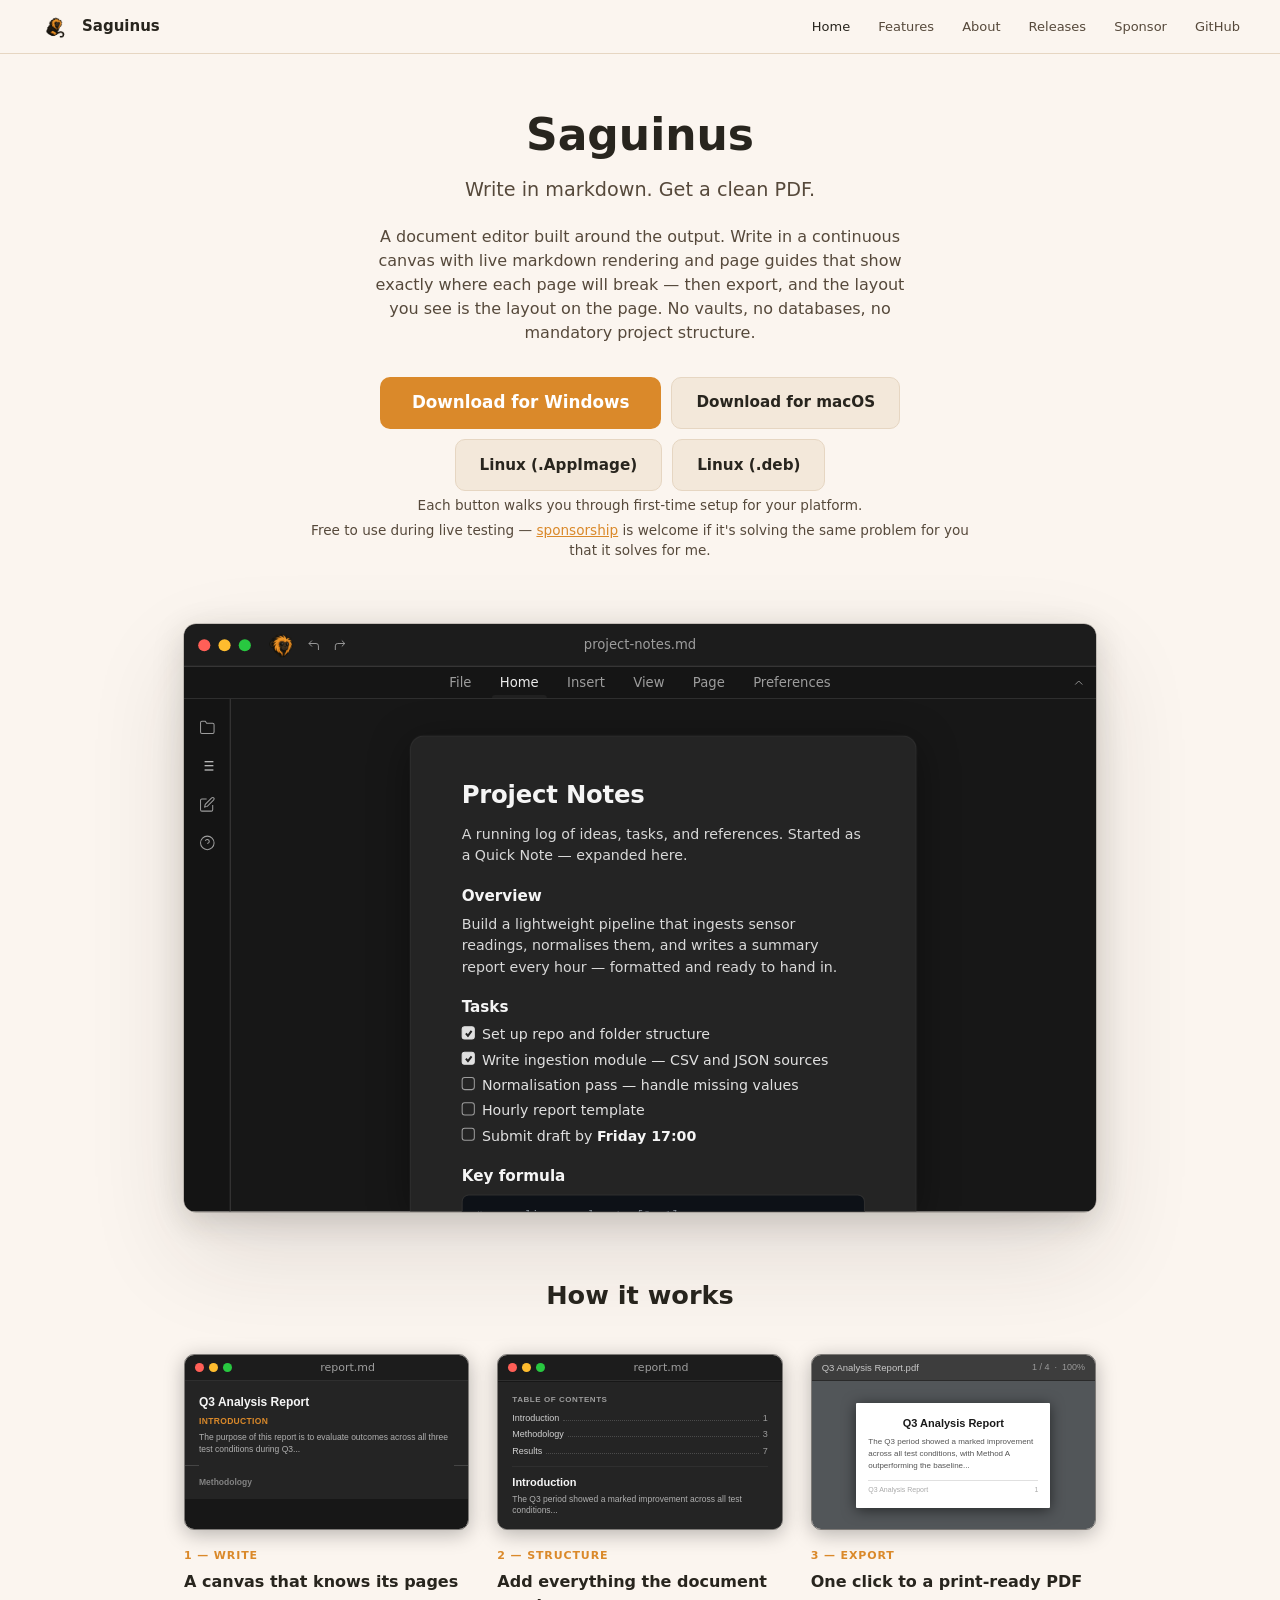
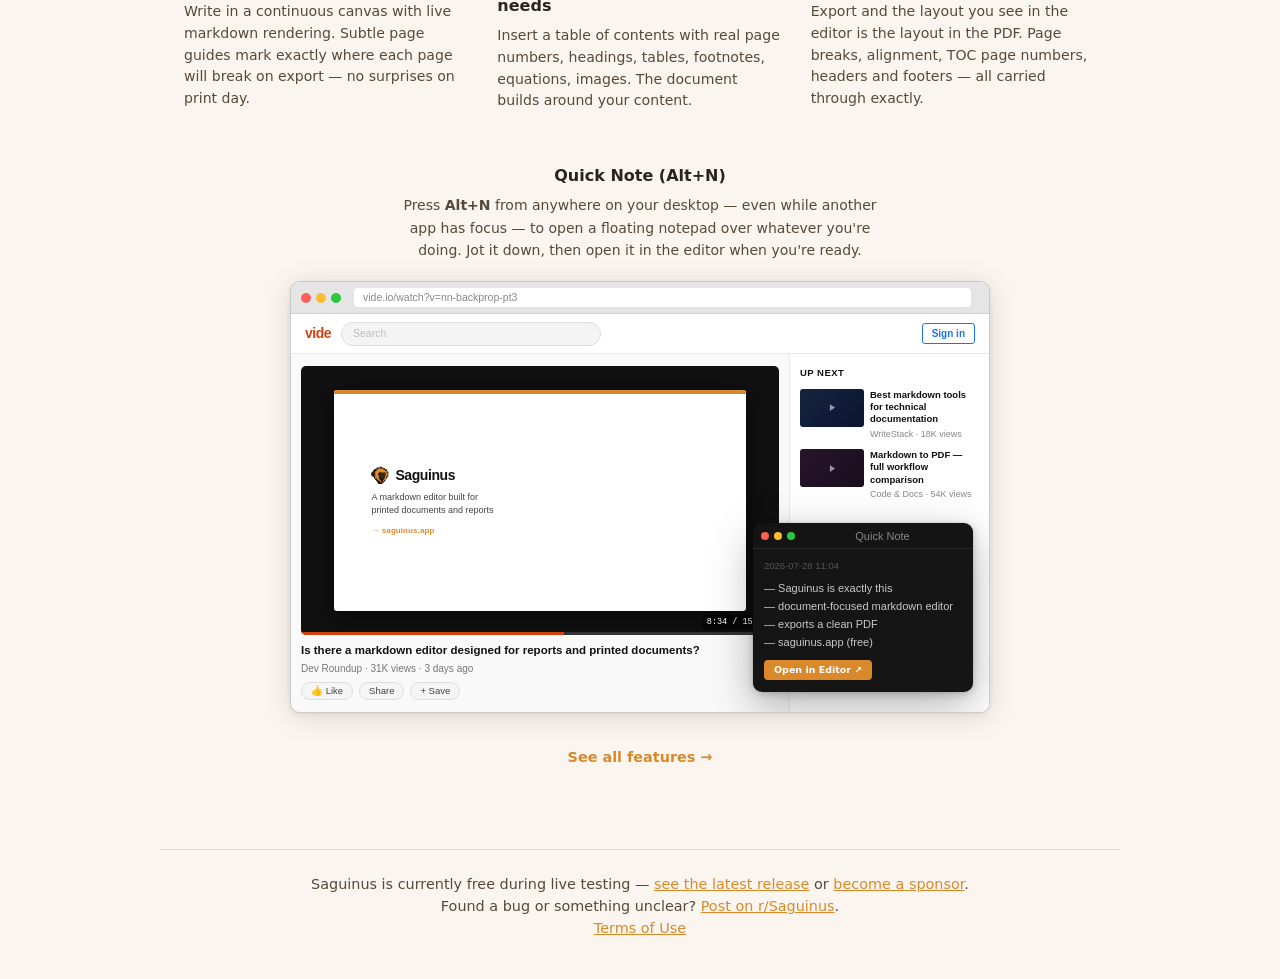
<file: install.html>
<!doctype html>
<html lang="en">
  <head>
    <meta charset="UTF-8" />
    <meta name="viewport" content="width=device-width, initial-scale=1.0" />
    <title>Install Saguinus</title>
    <meta
      name="description"
      content="How to download and run Saguinus on Windows, macOS, and Linux."
    />
    <meta property="og:title" content="Install Saguinus" />
    <meta property="og:description" content="How to download and run Saguinus on Windows, macOS, and Linux." />
    <meta property="og:image" content="https://www.saguinus.app/assets/og-image.png" />
    <meta property="og:url" content="https://www.saguinus.app/install.html" />
    <meta property="og:type" content="website" />
    <meta property="og:site_name" content="Saguinus" />
    <meta name="twitter:card" content="summary_large_image" />
    <meta name="twitter:title" content="Install Saguinus" />
    <meta name="twitter:description" content="How to download and run Saguinus on Windows, macOS, and Linux." />
    <meta name="twitter:image" content="https://www.saguinus.app/assets/og-image.png" />
    <link rel="icon" href="assets/saguinus.png" type="image/png" />
    <link rel="stylesheet" href="style.css" />
  </head>
  <body>
    <header class="site-header">
      <a class="logo-link" href="index.html">
        <img src="assets/saguinus_full.png" alt="" />
        Saguinus
      </a>
      <nav class="site-nav">
        <a href="index.html">Home</a>
        <a href="about.html">About</a>
        <a href="releases.html">Releases</a>
        <a href="sponsor.html">Sponsor</a>
        <a href="https://github.com/m-mils/Saguinus" target="_blank" rel="noopener">GitHub</a>
      </nav>
    </header>

    <main class="page-content">
      <p class="back-link"><a href="index.html">← Back</a></p>

      <!-- Windows -->
      <div id="section-win" hidden>
        <h1>Getting started on Windows</h1>
        <div class="install-callout">
          <strong>Heads up:</strong> Because Saguinus is not signed with a commercial
          certificate, Microsoft Edge may warn you when downloading and Windows Defender
          SmartScreen may flag the installer. The steps below show how to get past these
          warnings.
        </div>
        <ol>
          <li>Click the download button below.</li>
          <li>
            If Edge shows a warning, click the <strong>…</strong> menu next to the file
            name in the download bar and choose <strong>Keep</strong>, then
            <strong>Keep anyway</strong>.
          </li>
          <li>
            Run the installer. If Windows Defender SmartScreen appears, click
            <strong>More info</strong>, then <strong>Run anyway</strong>.
          </li>
        </ol>
        <div class="disclaimer-gate">
          <p class="disclaimer-text">
            Saguinus is still in active, live testing. It's provided as-is,
            with no warranty of any kind — use it at your own risk, and back up
            anything important. The developer isn't liable for data loss, bugs,
            or any other issues that come from using this software.
          </p>
          <label class="disclaimer-checkbox">
            <input type="checkbox" class="agree-check" />
            I have read and agree to the
            <a href="terms.html" target="_blank" rel="noopener">Terms of Use</a>
          </label>
        </div>
        <div class="install-download">
          <a
            id="dl-btn-win"
            class="download-btn disabled"
            href="https://github.com/m-mils/Saguinus/releases/latest"
          >
            Download for Windows (.exe)
          </a>
          <p id="dl-meta-win" class="hero-meta"></p>
        </div>
      </div>

      <!-- macOS -->
      <div id="section-mac" hidden>
        <h1>Getting started on macOS</h1>
        <div class="install-callout">
          <strong>Heads up:</strong> macOS Gatekeeper blocks apps that are not notarised
          by Apple. You will need to approve Saguinus once on first launch — after that
          it opens normally.
        </div>
        <ol>
          <li>Click the download button below.</li>
          <li>
            Open the <code>.dmg</code> file and drag <strong>Saguinus</strong> into
            your <strong>Applications</strong> folder.
          </li>
          <li>
            In Applications, <strong>right-click</strong> Saguinus and choose
            <strong>Open</strong>. Do not double-click it yet.
          </li>
          <li>
            A dialog will warn about an unidentified developer — click
            <strong>Open</strong>.
          </li>
          <li>
            If macOS asks for your password, enter it and click <strong>Allow</strong>.
          </li>
          <li>
            Saguinus is now approved on your Mac. You can open it normally by
            double-clicking from now on.
          </li>
        </ol>
        <div class="disclaimer-gate">
          <p class="disclaimer-text">
            Saguinus is still in active, live testing. It's provided as-is,
            with no warranty of any kind — use it at your own risk, and back up
            anything important. The developer isn't liable for data loss, bugs,
            or any other issues that come from using this software.
          </p>
          <label class="disclaimer-checkbox">
            <input type="checkbox" class="agree-check" />
            I have read and agree to the
            <a href="terms.html" target="_blank" rel="noopener">Terms of Use</a>
          </label>
        </div>
        <div class="install-download">
          <a
            id="dl-btn-mac"
            class="download-btn disabled"
            href="https://github.com/m-mils/Saguinus/releases/latest"
          >
            Download for macOS (.dmg)
          </a>
          <p id="dl-meta-mac" class="hero-meta"></p>
        </div>
      </div>

      <!-- Linux AppImage -->
      <div id="section-appimage" hidden>
        <h1>Getting started on Linux (AppImage)</h1>
        <ol>
          <li>Click the download button below.</li>
          <li>
            Open a terminal in the folder where you saved the file, then make it
            executable and run it:
            <pre><code>chmod +x Saguinus-<span class="version-num">X.Y.Z</span>.AppImage
./Saguinus-<span class="version-num">X.Y.Z</span>.AppImage</code></pre>
            Alternatively, right-click the file → <strong>Properties</strong> →
            <strong>Permissions</strong> → tick <strong>Allow executing as program</strong>,
            then double-click it.
          </li>
        </ol>
        <p>
          The AppImage installs nothing system-wide and won't add an entry to your app
          menu. If you want those, use the
          <a href="install.html?p=deb">.deb package</a> instead.
        </p>
        <div class="disclaimer-gate">
          <p class="disclaimer-text">
            Saguinus is still in active, live testing. It's provided as-is,
            with no warranty of any kind — use it at your own risk, and back up
            anything important. The developer isn't liable for data loss, bugs,
            or any other issues that come from using this software.
          </p>
          <label class="disclaimer-checkbox">
            <input type="checkbox" class="agree-check" />
            I have read and agree to the
            <a href="terms.html" target="_blank" rel="noopener">Terms of Use</a>
          </label>
        </div>
        <div class="install-download">
          <a
            id="dl-btn-appimage"
            class="download-btn disabled"
            href="https://github.com/m-mils/Saguinus/releases/latest"
          >
            Download Linux AppImage
          </a>
          <p id="dl-meta-appimage" class="hero-meta"></p>
        </div>
      </div>

      <!-- Linux .deb -->
      <div id="section-deb" hidden>
        <h1>Getting started on Linux (.deb)</h1>
        <p>
          Recommended for Debian, Ubuntu, Linux Mint, Pop!_OS, and other Debian-based
          systems.
        </p>
        <ol>
          <li>Click the download button below.</li>
          <li>
            Install the package:
            <pre><code>sudo dpkg -i Saguinus-<span class="version-num">X.Y.Z</span>.deb</code></pre>
            On Ubuntu, Mint, and similar, you can also double-click the <code>.deb</code>
            in your file manager to install it directly.
          </li>
          <li>
            Saguinus will appear in your application menu.
            <code>.md</code> files can be opened with it via right-click →
            <strong>Open With</strong>.
          </li>
        </ol>
        <p>
          <strong>To update:</strong> download the new <code>.deb</code> and run the
          same <code>dpkg -i</code> command — it replaces the installed version in place.
        </p>
        <div class="disclaimer-gate">
          <p class="disclaimer-text">
            Saguinus is still in active, live testing. It's provided as-is,
            with no warranty of any kind — use it at your own risk, and back up
            anything important. The developer isn't liable for data loss, bugs,
            or any other issues that come from using this software.
          </p>
          <label class="disclaimer-checkbox">
            <input type="checkbox" class="agree-check" />
            I have read and agree to the
            <a href="terms.html" target="_blank" rel="noopener">Terms of Use</a>
          </label>
        </div>
        <div class="install-download">
          <a
            id="dl-btn-deb"
            class="download-btn disabled"
            href="https://github.com/m-mils/Saguinus/releases/latest"
          >
            Download Linux .deb
          </a>
          <p id="dl-meta-deb" class="hero-meta"></p>
        </div>
      </div>
    </main>

    <footer class="site-footer">
      <p>
        Saguinus is currently free during live testing —
        <a href="releases.html">see the latest release</a> or
        <a href="sponsor.html">become a sponsor</a>.
      </p>
      <p>
        Found a bug or something unclear?
        <a href="https://www.reddit.com/r/Saguinus" target="_blank" rel="noopener">Post on r/Saguinus</a>.
      </p>
      <p><a href="terms.html">Terms of Use</a></p>
    </footer>

    <script src="install.js"></script>
  </body>
</html>
</file>
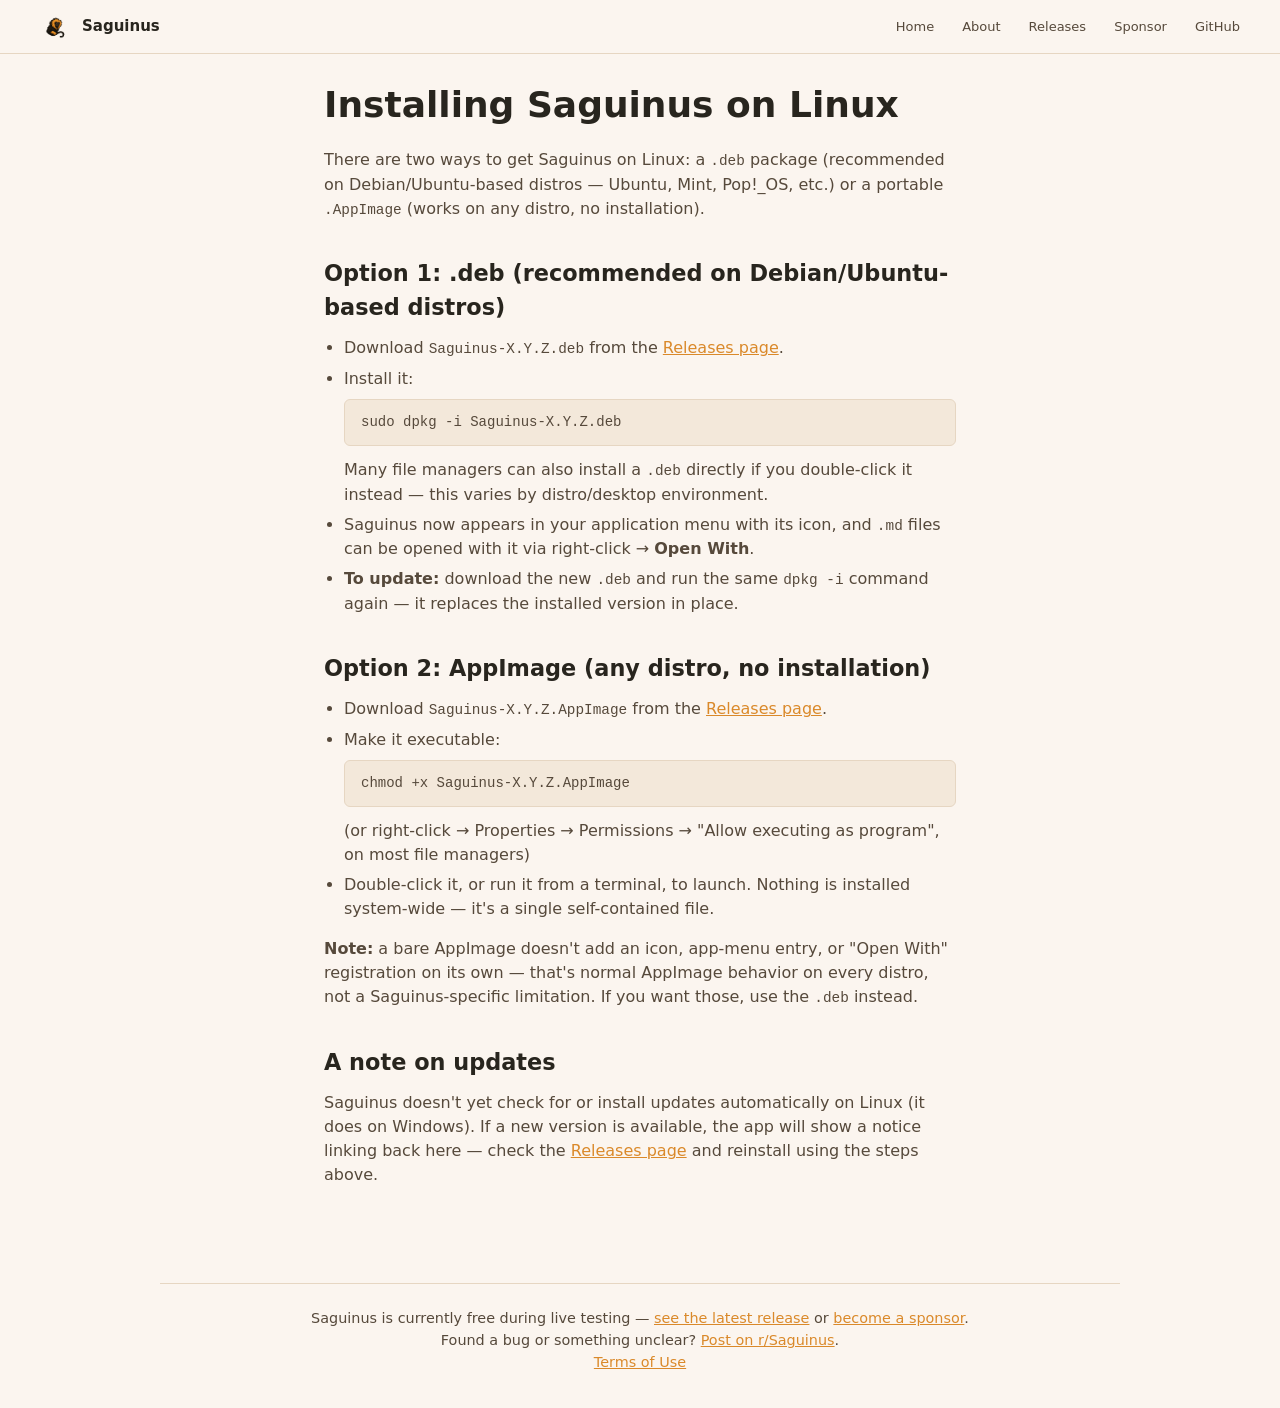
<file: linux-install.html>
<!doctype html>
<html lang="en">
  <head>
    <meta charset="UTF-8" />
    <meta name="viewport" content="width=device-width, initial-scale=1.0" />
    <title>Installing Saguinus on Linux</title>
    <meta
      name="description"
      content="How to install Saguinus on Linux via .deb or AppImage."
    />
    <meta property="og:title" content="Installing Saguinus on Linux" />
    <meta property="og:description" content="How to install Saguinus on Linux via .deb or AppImage." />
    <meta property="og:image" content="https://www.saguinus.app/assets/og-image.png" />
    <meta property="og:url" content="https://www.saguinus.app/linux-install.html" />
    <meta property="og:type" content="website" />
    <meta property="og:site_name" content="Saguinus" />
    <meta name="twitter:card" content="summary_large_image" />
    <meta name="twitter:title" content="Installing Saguinus on Linux" />
    <meta name="twitter:description" content="How to install Saguinus on Linux via .deb or AppImage." />
    <meta name="twitter:image" content="https://www.saguinus.app/assets/og-image.png" />
    <link rel="icon" href="assets/saguinus.png" type="image/png" />
    <link rel="stylesheet" href="style.css" />
  </head>
  <body>
    <header class="site-header">
      <a class="logo-link" href="index.html">
        <img src="assets/saguinus_full.png" alt="" />
        Saguinus
      </a>
      <nav class="site-nav">
        <a href="index.html">Home</a>
        <a href="about.html">About</a>
        <a href="releases.html">Releases</a>
        <a href="sponsor.html">Sponsor</a>
        <a href="https://github.com/m-mils/Saguinus" target="_blank" rel="noopener">GitHub</a>
      </nav>
    </header>

    <main class="page-content">
      <h1>Installing Saguinus on Linux</h1>

      <p>
        There are two ways to get Saguinus on Linux: a <code>.deb</code>
        package (recommended on Debian/Ubuntu-based distros — Ubuntu, Mint,
        Pop!_OS, etc.) or a portable <code>.AppImage</code> (works on any
        distro, no installation).
      </p>

      <h2>Option 1: .deb (recommended on Debian/Ubuntu-based distros)</h2>
      <ul>
        <li>
          Download <code>Saguinus-X.Y.Z.deb</code> from the
          <a href="https://github.com/m-mils/Saguinus/releases" target="_blank" rel="noopener">Releases page</a>.
        </li>
        <li>
          Install it:
          <pre><code>sudo dpkg -i Saguinus-X.Y.Z.deb</code></pre>
          Many file managers can also install a <code>.deb</code> directly if
          you double-click it instead — this varies by distro/desktop
          environment.
        </li>
        <li>
          Saguinus now appears in your application menu with its icon, and
          <code>.md</code> files can be opened with it via right-click →
          <strong>Open With</strong>.
        </li>
        <li>
          <strong>To update:</strong> download the new <code>.deb</code> and
          run the same <code>dpkg -i</code> command again — it replaces the
          installed version in place.
        </li>
      </ul>

      <h2>Option 2: AppImage (any distro, no installation)</h2>
      <ul>
        <li>
          Download <code>Saguinus-X.Y.Z.AppImage</code> from the
          <a href="https://github.com/m-mils/Saguinus/releases" target="_blank" rel="noopener">Releases page</a>.
        </li>
        <li>
          Make it executable:
          <pre><code>chmod +x Saguinus-X.Y.Z.AppImage</code></pre>
          (or right-click → Properties → Permissions → "Allow executing as
          program", on most file managers)
        </li>
        <li>
          Double-click it, or run it from a terminal, to launch. Nothing is
          installed system-wide — it's a single self-contained file.
        </li>
      </ul>

      <p>
        <strong>Note:</strong> a bare AppImage doesn't add an icon, app-menu
        entry, or "Open With" registration on its own — that's normal
        AppImage behavior on every distro, not a Saguinus-specific
        limitation. If you want those, use the <code>.deb</code> instead.
      </p>

      <h2>A note on updates</h2>
      <p>
        Saguinus doesn't yet check for or install updates automatically on
        Linux (it does on Windows). If a new version is available, the app
        will show a notice linking back here — check the
        <a href="https://github.com/m-mils/Saguinus/releases" target="_blank" rel="noopener">Releases page</a>
        and reinstall using the steps above.
      </p>
    </main>

    <footer class="site-footer">
      <p>
        Saguinus is currently free during live testing —
        <a href="releases.html">see the latest release</a> or
        <a href="sponsor.html">become a sponsor</a>.
      </p>
      <p>
        Found a bug or something unclear?
        <a href="https://www.reddit.com/r/Saguinus" target="_blank" rel="noopener">Post on r/Saguinus</a>.
      </p>
      <p><a href="terms.html">Terms of Use</a></p>
    </footer>
  </body>
</html>
</file>
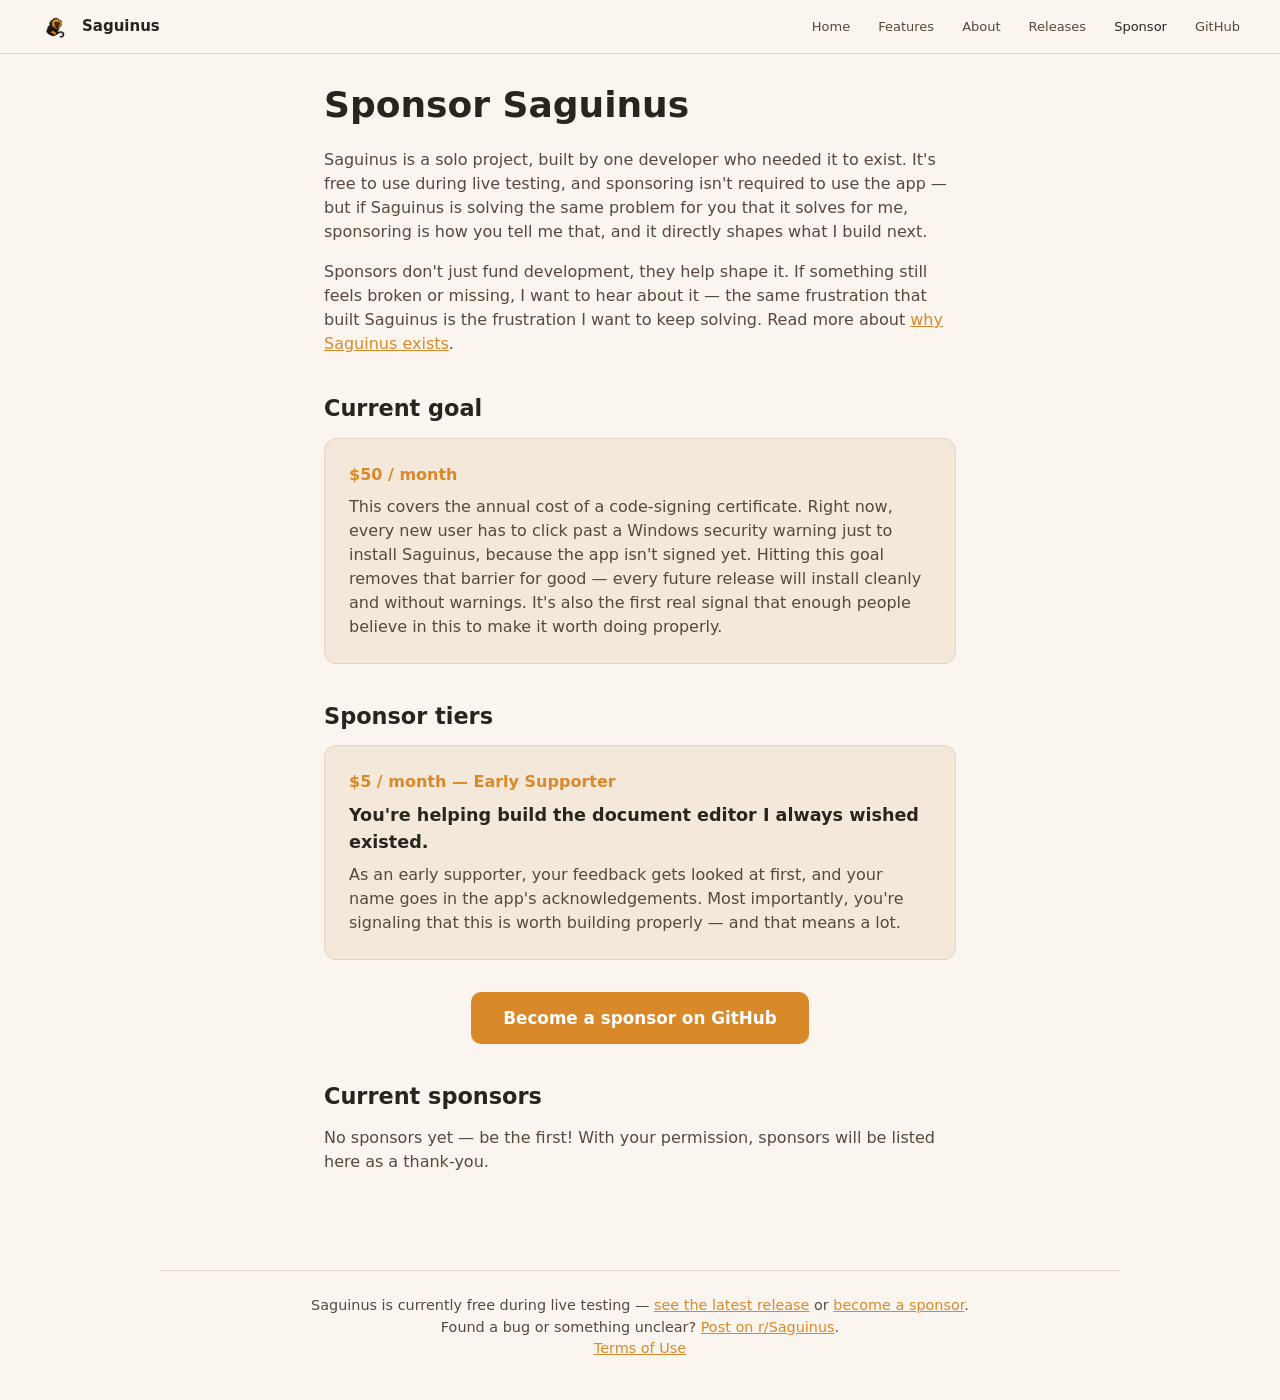
<file: sponsor.html>
<!doctype html>
<html lang="en">
  <head>
    <meta charset="UTF-8" />
    <meta name="viewport" content="width=device-width, initial-scale=1.0" />
    <title>Sponsor Saguinus</title>
    <meta
      name="description"
      content="Support the development of Saguinus, a markdown-powered document editor for Windows and Linux."
    />
    <meta property="og:title" content="Sponsor Saguinus" />
    <meta property="og:description" content="Support the development of Saguinus, a markdown-powered document editor for Windows and Linux." />
    <meta property="og:image" content="https://www.saguinus.app/assets/og-image.png" />
    <meta property="og:url" content="https://www.saguinus.app/sponsor.html" />
    <meta property="og:type" content="website" />
    <meta property="og:site_name" content="Saguinus" />
    <meta name="twitter:card" content="summary_large_image" />
    <meta name="twitter:title" content="Sponsor Saguinus" />
    <meta name="twitter:description" content="Support the development of Saguinus, a markdown-powered document editor for Windows and Linux." />
    <meta name="twitter:image" content="https://www.saguinus.app/assets/og-image.png" />
    <link rel="icon" href="assets/saguinus.png" type="image/png" />
    <link rel="stylesheet" href="style.css" />
  </head>
  <body>
    <header class="site-header">
      <a class="logo-link" href="index.html">
        <img src="assets/saguinus_full.png" alt="" />
        Saguinus
      </a>
      <nav class="site-nav">
        <a href="index.html">Home</a>
        <a href="features.html">Features</a>
        <a href="about.html">About</a>
        <a href="releases.html">Releases</a>
        <a href="sponsor.html" class="active">Sponsor</a>
        <a href="https://github.com/m-mils/Saguinus" target="_blank" rel="noopener">GitHub</a>
      </nav>
    </header>

    <main class="page-content">
      <h1>Sponsor Saguinus</h1>
      <p>
        Saguinus is a solo project, built by one developer who needed it to
        exist. It's free to use during live testing, and sponsoring isn't
        required to use the app — but if Saguinus is solving the same
        problem for you that it solves for me, sponsoring is how you tell me
        that, and it directly shapes what I build next.
      </p>
      <p>
        Sponsors don't just fund development, they help shape it. If
        something still feels broken or missing, I want to hear about it —
        the same frustration that built Saguinus is the frustration I want
        to keep solving. Read more about
        <a href="about.html">why Saguinus exists</a>.
      </p>

      <h2>Current goal</h2>
      <div class="card">
        <span class="price">$50 / month</span>
        <p>
          This covers the annual cost of a code-signing certificate. Right
          now, every new user has to click past a Windows security warning
          just to install Saguinus, because the app isn't signed yet.
          Hitting this goal removes that barrier for good — every future
          release will install cleanly and without warnings. It's also the
          first real signal that enough people believe in this to make it
          worth doing properly.
        </p>
      </div>

      <h2>Sponsor tiers</h2>
      <div class="card">
        <span class="price">$5 / month — Early Supporter</span>
        <h3>You're helping build the document editor I always wished existed.</h3>
        <p>
          As an early supporter, your feedback gets looked at first, and
          your name goes in the app's acknowledgements. Most importantly,
          you're signaling that this is worth building properly — and that
          means a lot.
        </p>
      </div>

      <p class="sponsor-cta">
        <a
          class="download-btn"
          href="https://github.com/sponsors/m-mils"
          target="_blank"
          rel="noopener"
          >Become a sponsor on GitHub</a
        >
      </p>

      <h2>Current sponsors</h2>
      <p class="sponsors-list">
        No sponsors yet — be the first! With your permission, sponsors will
        be listed here as a thank-you.
      </p>
    </main>

    <footer class="site-footer">
      <p>
        Saguinus is currently free during live testing —
        <a href="releases.html">see the latest release</a> or
        <a href="sponsor.html">become a sponsor</a>.
      </p>
      <p>
        Found a bug or something unclear?
        <a href="https://www.reddit.com/r/Saguinus" target="_blank" rel="noopener">Post on r/Saguinus</a>.
      </p>
      <p><a href="terms.html">Terms of Use</a></p>
    </footer>
  </body>
</html>
</file>
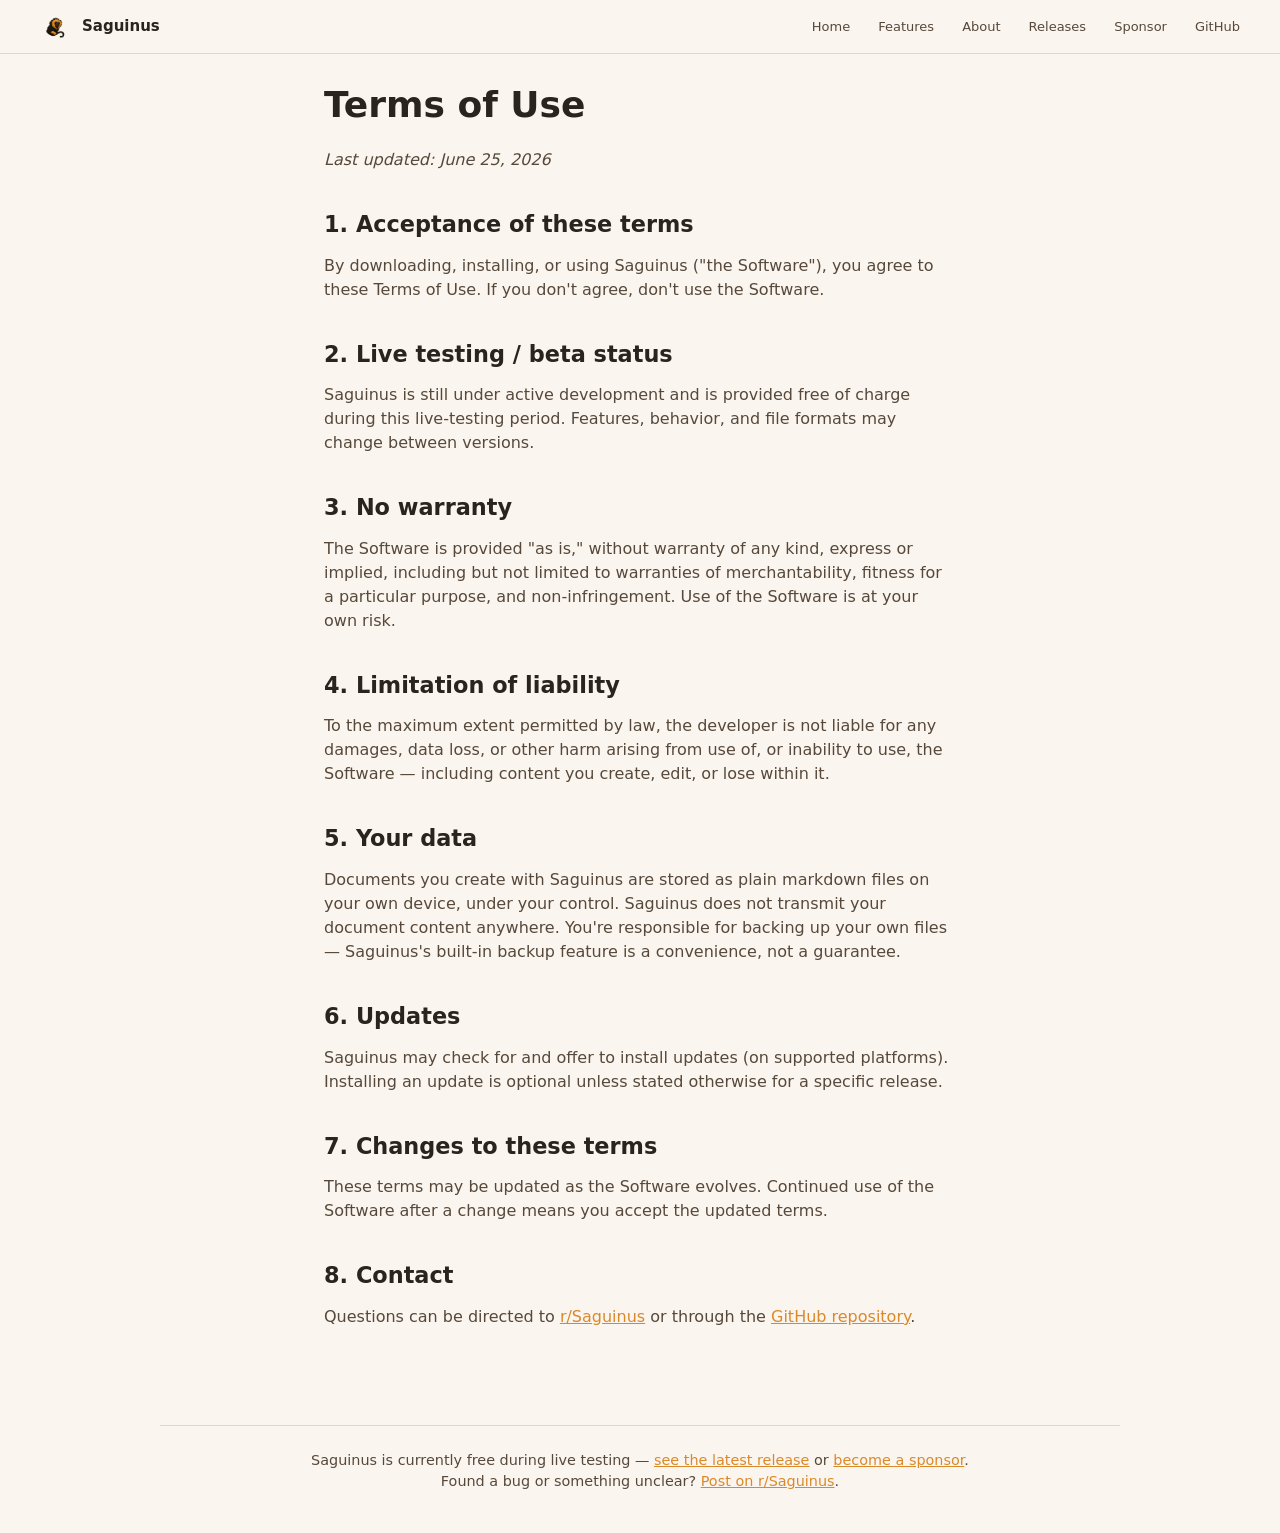
<file: terms.html>
<!doctype html>
<html lang="en">
  <head>
    <meta charset="UTF-8" />
    <meta name="viewport" content="width=device-width, initial-scale=1.0" />
    <title>Terms of Use — Saguinus</title>
    <meta
      name="description"
      content="Terms of Use for Saguinus, a markdown-powered document editor."
    />
    <meta property="og:title" content="Terms of Use — Saguinus" />
    <meta property="og:description" content="Terms of Use for Saguinus, a markdown-powered document editor." />
    <meta property="og:image" content="https://www.saguinus.app/assets/og-image.png" />
    <meta property="og:url" content="https://www.saguinus.app/terms.html" />
    <meta property="og:type" content="website" />
    <meta property="og:site_name" content="Saguinus" />
    <meta name="twitter:card" content="summary_large_image" />
    <meta name="twitter:title" content="Terms of Use — Saguinus" />
    <meta name="twitter:description" content="Terms of Use for Saguinus, a markdown-powered document editor." />
    <meta name="twitter:image" content="https://www.saguinus.app/assets/og-image.png" />
    <link rel="icon" href="assets/saguinus.png" type="image/png" />
    <link rel="stylesheet" href="style.css" />
  </head>
  <body>
    <header class="site-header">
      <a class="logo-link" href="index.html">
        <img src="assets/saguinus_full.png" alt="" />
        Saguinus
      </a>
      <nav class="site-nav">
        <a href="index.html">Home</a>
        <a href="features.html">Features</a>
        <a href="about.html">About</a>
        <a href="releases.html">Releases</a>
        <a href="sponsor.html">Sponsor</a>
        <a href="https://github.com/m-mils/Saguinus" target="_blank" rel="noopener">GitHub</a>
      </nav>
    </header>

    <main class="page-content">
      <h1>Terms of Use</h1>
      <p><em>Last updated: June 25, 2026</em></p>

      <h2>1. Acceptance of these terms</h2>
      <p>
        By downloading, installing, or using Saguinus ("the Software"), you
        agree to these Terms of Use. If you don't agree, don't use the
        Software.
      </p>

      <h2>2. Live testing / beta status</h2>
      <p>
        Saguinus is still under active development and is provided free of
        charge during this live-testing period. Features, behavior, and file
        formats may change between versions.
      </p>

      <h2>3. No warranty</h2>
      <p>
        The Software is provided "as is," without warranty of any kind,
        express or implied, including but not limited to warranties of
        merchantability, fitness for a particular purpose, and
        non-infringement. Use of the Software is at your own risk.
      </p>

      <h2>4. Limitation of liability</h2>
      <p>
        To the maximum extent permitted by law, the developer is not liable
        for any damages, data loss, or other harm arising from use of, or
        inability to use, the Software — including content you create, edit,
        or lose within it.
      </p>

      <h2>5. Your data</h2>
      <p>
        Documents you create with Saguinus are stored as plain markdown
        files on your own device, under your control. Saguinus does not
        transmit your document content anywhere. You're responsible for
        backing up your own files — Saguinus's built-in backup feature is a
        convenience, not a guarantee.
      </p>

      <h2>6. Updates</h2>
      <p>
        Saguinus may check for and offer to install updates (on supported
        platforms). Installing an update is optional unless stated otherwise
        for a specific release.
      </p>

      <h2>7. Changes to these terms</h2>
      <p>
        These terms may be updated as the Software evolves. Continued use of
        the Software after a change means you accept the updated terms.
      </p>

      <h2>8. Contact</h2>
      <p>
        Questions can be directed to
        <a href="https://www.reddit.com/r/Saguinus" target="_blank" rel="noopener">r/Saguinus</a>
        or through the
        <a href="https://github.com/m-mils/Saguinus" target="_blank" rel="noopener">GitHub repository</a>.
      </p>
    </main>

    <footer class="site-footer">
      <p>
        Saguinus is currently free during live testing —
        <a href="releases.html">see the latest release</a> or
        <a href="sponsor.html">become a sponsor</a>.
      </p>
      <p>
        Found a bug or something unclear?
        <a href="https://www.reddit.com/r/Saguinus" target="_blank" rel="noopener">Post on r/Saguinus</a>.
      </p>
    </footer>
  </body>
</html>
</file>
<file: style.css>
* {
  box-sizing: border-box;
  margin: 0;
  padding: 0;
}

:root {
  --bg: #fbf5ef;
  --bg-alt: #f3e8da;
  --text: #28251e;
  --text-secondary: #56493b;
  --accent: #da892a;
  --accent-hover: #c1761f;
  --border: #e6d6c2;
}

@media (prefers-color-scheme: dark) {
  :root {
    --bg: #1a1612;
    --bg-alt: #221e18;
    --text: #e8ddd0;
    --text-secondary: #a89880;
    --accent: #e09a3a;
    --accent-hover: #c98528;
    --border: #3a3028;
  }
}

html {
  scroll-behavior: smooth;
}

body {
  font-family: 'Segoe UI', system-ui, -apple-system, sans-serif;
  background: var(--bg);
  color: var(--text);
  line-height: 1.5;
}

a {
  color: var(--accent);
}

a:hover {
  color: var(--accent-hover);
}

/* ---------------------------------- */
/* HEADER */
/* ---------------------------------- */

.site-header {
  display: flex;
  align-items: center;
  justify-content: space-between;
  padding: 0 40px;
  height: 54px;
  border-bottom: 1px solid var(--border);
}

.logo-link {
  display: flex;
  align-items: center;
  gap: 10px;
  font-weight: 600;
  font-size: 15px;
  color: var(--text);
  text-decoration: none;
}

.logo-link img {
  width: 32px;
  height: 32px;
  border-radius: 6px;
}

.site-nav {
  display: flex;
  gap: 28px;
}

.site-nav a {
  color: var(--text-secondary);
  text-decoration: none;
  font-size: 13px;
}

.site-nav a:hover,
.site-nav a.active {
  color: var(--text);
}

/* ---------------------------------- */
/* HERO */
/* ---------------------------------- */

.hero {
  max-width: 720px;
  margin: 0 auto;
  padding: 48px 24px 64px;
  text-align: center;
}

.hero img {
  width: 120px;
  height: 120px;
  border-radius: 20px;
  margin-bottom: 24px;
}

.hero h1 {
  font-size: 2.75rem;
  margin-bottom: 8px;
}

.hero .tagline {
  font-size: 1.2rem;
  color: var(--text-secondary);
  margin-bottom: 20px;
}

.hero .hero-desc {
  max-width: 560px;
  margin: 0 auto 32px;
  color: var(--text-secondary);
}

.download-btn {
  display: inline-block;
  padding: 0.85rem 2rem;
  background: var(--accent);
  color: #fff;
  text-decoration: none;
  border-radius: 10px;
  font-weight: 700;
  font-size: 1.05rem;
  transition: background 0.15s ease;
}

.download-btn:hover {
  background: var(--accent-hover);
  color: #fff;
}

.hero-meta {
  margin-top: 12px;
  font-size: 0.85rem;
  color: var(--text-secondary);
}

.hero-note {
  margin-top: 4px;
  font-size: 0.85rem;
  color: var(--text-secondary);
}

/* ---------------------------------- */
/* DISCLAIMER GATE */
/* ---------------------------------- */

.disclaimer-gate {
  max-width: 480px;
  margin: 0 auto 20px;
  padding: 16px 18px;
  background: var(--bg-alt);
  border: 1px solid var(--border);
  border-radius: 10px;
  text-align: left;
}

.disclaimer-text {
  font-size: 0.85rem;
  color: var(--text-secondary);
  margin-bottom: 10px;
}

.disclaimer-checkbox {
  display: flex;
  align-items: flex-start;
  gap: 8px;
  font-size: 0.85rem;
  cursor: pointer;
}

.disclaimer-checkbox input {
  margin-top: 2px;
}

/* ---------------------------------- */
/* DOWNLOAD OPTIONS */
/* ---------------------------------- */

.download-options {
  display: flex;
  flex-wrap: wrap;
  justify-content: center;
  gap: 10px;
}

.download-btn.secondary {
  background: var(--bg-alt);
  color: var(--text-primary);
  border: 1px solid var(--border);
  padding: 0.85rem 1.5rem;
  font-size: 0.95rem;
}

.download-btn.secondary:hover {
  background: var(--border);
  color: var(--text-primary);
}

.download-btn.disabled {
  opacity: 0.45;
  pointer-events: none;
  cursor: not-allowed;
}

/* ---------------------------------- */
/* SCREENSHOT */
/* ---------------------------------- */

.screenshot {
  max-width: 960px;
  margin: 0 auto;
  padding: 0 24px 64px;
}

.screenshot img {
  display: block;
  width: 100%;
  height: auto;

  border: 1px solid var(--border);
  border-radius: 12px;
  box-shadow: 0 12px 32px rgba(40, 37, 30, 0.12);
}

/* ---------------------------------- */
/* FEATURES */
/* ---------------------------------- */

.features {
  max-width: 960px;
  margin: 0 auto;
  padding: 0 24px 64px;

  display: grid;
  grid-template-columns: repeat(3, 1fr);
  gap: 24px;
}

.feature {
  background: var(--bg-alt);
  border: 1px solid var(--border);
  border-radius: 12px;
  padding: 24px;
}

.feature h3 {
  margin-bottom: 8px;
  font-size: 1.05rem;
}

.feature p {
  color: var(--text-secondary);
  font-size: 0.95rem;
}

@media (max-width: 720px) {
  .features {
    grid-template-columns: 1fr;
  }
}

/* ---------------------------------- */
/* HOW IT WORKS */
/* ---------------------------------- */

.how-it-works {
  max-width: 960px;
  margin: 0 auto;
  padding: 0 24px 80px;
}

.how-it-works > h2 {
  text-align: center;
  font-size: 1.6rem;
  margin-bottom: 40px;
}

.steps {
  display: grid;
  grid-template-columns: repeat(3, 1fr);
  gap: 28px;
}

.step-win {
  border-radius: 10px;
  overflow: hidden;
  border: 0.5px solid rgba(0,0,0,0.5);
  box-shadow: 0 4px 20px rgba(0,0,0,0.28), 0 0 0 0.5px rgba(255,255,255,0.04);
  margin-bottom: 18px;
}

.step-win-chrome {
  height: 26px;
  background: #1c1c1c;
  border-bottom: 1px solid #2f2f2f;
  display: flex;
  align-items: center;
  padding: 0 10px;
  gap: 5px;
}

.step-win-chrome-title {
  font-size: 11px;
  color: #9d9d9d;
  margin: 0 auto;
  font-family: 'Segoe UI', system-ui, sans-serif;
}

.s-tl { width: 9px; height: 9px; border-radius: 50%; flex-shrink: 0; }
.s-tl.r { background: #ff5f57; }
.s-tl.y { background: #febc2e; }
.s-tl.g { background: #28c840; }

.step-win-body {
  background: #171717;
  padding: 14px;
  min-height: 148px;
  display: flex;
  flex-direction: column;
  justify-content: center;
}

.step-label {
  font-size: 11px;
  font-weight: 700;
  text-transform: uppercase;
  letter-spacing: 0.08em;
  color: var(--accent);
  margin-bottom: 5px;
}

.step h3 {
  font-size: 1rem;
  margin-bottom: 7px;
}

.step p {
  font-size: 0.88rem;
  color: var(--text-secondary);
  line-height: 1.55;
}

/* QN SHOWCASE SCENE (how-it-works section) */
.qn-showcase {
  max-width: 700px;
  margin: 52px auto 0;
}

.qn-browser-scene {
  position: relative;
  border-radius: 10px;
  overflow: hidden;
  border: 0.5px solid rgba(0,0,0,0.18);
  box-shadow: 0 4px 28px rgba(0,0,0,0.13), 0 1px 4px rgba(0,0,0,0.07);
}

@media (prefers-color-scheme: dark) {
  .qn-browser-scene {
    border-color: rgba(255,255,255,0.1);
    box-shadow: 0 4px 28px rgba(0,0,0,0.55), 0 1px 4px rgba(0,0,0,0.35);
  }
}
:root[data-theme="dark"] .qn-browser-scene {
  border-color: rgba(255,255,255,0.1);
  box-shadow: 0 4px 28px rgba(0,0,0,0.55), 0 1px 4px rgba(0,0,0,0.35);
}
:root[data-theme="light"] .qn-browser-scene {
  border-color: rgba(0,0,0,0.18);
  box-shadow: 0 4px 28px rgba(0,0,0,0.13), 0 1px 4px rgba(0,0,0,0.07);
}

.qn-browser-chrome {
  background: #e5e5e5;
  height: 32px;
  display: flex;
  align-items: center;
  padding: 0 10px;
  gap: 5px;
  border-bottom: 1px solid #d0d0d0;
  flex-shrink: 0;
}

.qn-br-tl {
  width: 10px;
  height: 10px;
  border-radius: 50%;
  flex-shrink: 0;
}

.qn-br-url {
  flex: 1;
  background: #fff;
  border-radius: 4px;
  height: 19px;
  display: flex;
  align-items: center;
  padding: 0 9px;
  font-size: 10.5px;
  color: #888;
  font-family: -apple-system, 'Segoe UI', sans-serif;
  margin: 0 8px;
  overflow: hidden;
  white-space: nowrap;
}

.qn-video-sidebar {
  width: 200px;
  flex-shrink: 0;
  padding: 12px 10px;
  border-left: 1px solid #ebebeb;
  background: #fff;
}

.qn-vid-float {
  position: absolute;
  bottom: 20px;
  right: 16px;
  width: 220px;
  border-radius: 9px;
  overflow: hidden;
  box-shadow: 0 14px 44px rgba(0,0,0,0.3), 0 2px 8px rgba(0,0,0,0.18), 0 0 0 0.5px rgba(0,0,0,0.1);
  z-index: 10;
}

.qn-vid-float-bar {
  height: 26px;
  background: #141414;
  border-bottom: 1px solid #272727;
  display: flex;
  align-items: center;
  padding: 0 8px;
  gap: 5px;
}

.qn-vid-float-tl {
  width: 8px;
  height: 8px;
  border-radius: 50%;
  flex-shrink: 0;
}

.qn-vid-float-title {
  font-size: 11px;
  color: #888;
  font-weight: 500;
  margin: 0 auto;
  font-family: -apple-system, 'Segoe UI', sans-serif;
}

.qn-vid-float-body {
  background: #151515;
  padding: 10px 11px 12px;
}

.qn-showcase-caption {
  text-align: center;
  margin-bottom: 20px;
}

.qn-showcase-caption h3 {
  font-size: 1rem;
  font-weight: 600;
  color: var(--text);
  margin-bottom: 6px;
}

.qn-showcase-caption p {
  font-size: 0.875rem;
  color: var(--text-secondary);
  max-width: 500px;
  margin: 0 auto;
  line-height: 1.6;
}

@media (max-width: 580px) {
  .qn-video-sidebar { display: none; }
  .qn-vid-float { right: 10px; bottom: 12px; width: 160px; }
}

.features-cta {
  text-align: center;
  margin-top: 32px;
}

.features-cta a {
  font-size: 0.9rem;
  font-weight: 600;
  color: var(--accent);
  text-decoration: none;
  border-bottom: 1px solid transparent;
  transition: border-color 0.15s;
}

.features-cta a:hover {
  border-bottom-color: var(--accent);
}

/* ---------------------------------- */
/* FEATURES (grouped with mini mocks) */
/* ---------------------------------- */

.features-section {
  max-width: 960px;
  margin: 0 auto;
  padding: 60px 24px 80px;
}

.features-section > h2 {
  text-align: center;
  font-size: 1.6rem;
  margin-bottom: 8px;
}

.features-intro {
  text-align: center;
  font-size: 0.95rem;
  color: var(--text-secondary);
  margin-bottom: 48px;
}

.feature-group {
  margin-bottom: 48px;
}

.feature-group-hdr {
  font-size: 11px;
  font-weight: 700;
  text-transform: uppercase;
  letter-spacing: 0.08em;
  color: var(--accent);
  border-bottom: 1px solid var(--border);
  padding-bottom: 10px;
  margin-bottom: 16px;
}

.feature-grid {
  display: grid;
  grid-template-columns: repeat(3, 1fr);
  gap: 16px;
}

.feat-card {
  border-radius: 10px;
  overflow: hidden;
  border: 0.5px solid rgba(0,0,0,0.45);
  box-shadow: 0 4px 20px rgba(0,0,0,0.22), 0 0 0 0.5px rgba(255,255,255,0.04);
  background: #171717;
}

.feat-win {
  background: #171717;
}

.feat-win-chrome {
  height: 22px;
  background: #1c1c1c;
  border-bottom: 1px solid #2f2f2f;
  display: flex;
  align-items: center;
  padding: 0 8px;
  gap: 4px;
}

.ftl { width: 7px; height: 7px; border-radius: 50%; flex-shrink: 0; }
.ftl.r { background: #ff5f57; }
.ftl.y { background: #febc2e; }
.ftl.g { background: #28c840; }

.feat-win-body {
  background: #171717;
  padding: 0;
  min-height: 110px;
  display: flex;
  flex-direction: column;
  justify-content: flex-start;
  font-family: Calibri, 'Segoe UI', system-ui, sans-serif;
}

/* Document page inside card — matches --aw-doc on --aw-vp canvas */
.feat-page {
  background: #242424;
  padding: 12px 14px;
  width: calc(100% - 16px);
  margin: 8px auto;
  border-radius: 4px;
  flex-shrink: 0;
}

/* Text section (title + desc) below the PDF viewer (PDF cards only) */
.feat-text {
  padding: 0 14px 14px;
}

.feat-sep {
  border: none;
  border-top: 1px solid #2f2f2f;
  margin: 10px 0 9px;
  flex-shrink: 0;
}

.feat-title {
  font-size: 0.84rem;
  font-weight: 600;
  color: #e0e0e0;
  margin-bottom: 5px;
  font-family: 'Segoe UI', system-ui, sans-serif;
  line-height: 1.3;
}

.feat-desc {
  font-size: 0.77rem;
  color: #787878;
  line-height: 1.5;
  font-family: 'Segoe UI', system-ui, sans-serif;
}

.feat-desc code {
  font-size: 0.74rem;
  background: #252525;
  color: #b0b0b0;
  padding: 0 3px;
  border-radius: 3px;
  font-family: Consolas, 'Courier New', monospace;
}

/* Header: tighten padding and nav gap at medium widths */
@media (max-width: 760px) {
  .site-header { padding: 0 24px; }
  .site-nav { gap: 18px; }
}

/* Header: hide logo text to prevent nav overlap */
@media (max-width: 620px) {
  .site-header { padding: 0 16px; }
  .logo-link { font-size: 0; gap: 0; }
  .site-nav { gap: 14px; }
}

/* Header: stack logo + nav vertically on very small screens */
@media (max-width: 440px) {
  .site-header {
    flex-direction: column;
    align-items: flex-start;
    height: auto;
    padding: 12px 20px 10px;
    gap: 8px;
  }
  .logo-link { font-size: 15px; gap: 10px; }
  .site-nav { gap: 14px; flex-wrap: wrap; }
}

/* Feature grid: 3 → 2 columns at medium width */
@media (max-width: 720px) {
  .steps { grid-template-columns: 1fr; }
  .feature-grid { grid-template-columns: repeat(2, 1fr); }
  .how-it-works > h2,
  .features-section > h2 { font-size: 1.3rem; margin-bottom: 28px; }
}

/* Feature grid: 2 → 1 column at small width */
@media (max-width: 540px) {
  .feature-grid { grid-template-columns: 1fr; }
}

/* ---------------------------------- */
/* CONTENT PAGES (About, etc.) */
/* ---------------------------------- */

.page-content {
  max-width: 680px;
  margin: 0 auto;
  padding: 24px 24px 80px;
}

.page-content h1 {
  font-size: 2.25rem;
  margin-bottom: 16px;
}

.page-content h2 {
  font-size: 1.4rem;
  margin: 36px 0 12px;
}

.page-content p {
  color: var(--text-secondary);
  margin-bottom: 16px;
}

.page-content ul {
  color: var(--text-secondary);
  margin: 0 0 16px 1.25rem;
}

.page-content li {
  margin-bottom: 6px;
}

/* ---------------------------------- */
/* CARDS (Sponsor / Releases) */
/* ---------------------------------- */

.card {
  background: var(--bg-alt);
  border: 1px solid var(--border);
  border-radius: 12px;
  padding: 24px;
  margin-bottom: 24px;
}

.card h3 {
  margin-bottom: 8px;
  font-size: 1.1rem;
}

.card .price {
  display: block;
  font-weight: 700;
  color: var(--accent);
  margin-bottom: 8px;
}

.card p:last-child {
  margin-bottom: 0;
}

.release-card {
  text-align: center;
}

.release-card h2 {
  margin: 0 0 16px;
}

.release-card .download-btn {
  margin-bottom: 8px;
}

.release-card .hero-meta {
  margin-top: 0;
}

.sponsor-cta {
  text-align: center;
  margin: 32px 0;
}

/* ---------------------------------- */
/* RELEASE NOTES */
/* ---------------------------------- */

.release-notes h1 {
  font-size: 1.6rem;
  margin: 0 0 12px;
}

.release-notes h2 {
  font-size: 1.15rem;
  margin: 24px 0 8px;
}

.release-notes p,
.release-notes li {
  color: var(--text-secondary);
}

.release-notes ul {
  margin: 0 0 12px 1.25rem;
}

.release-notes li {
  margin-bottom: 6px;
}

.release-notes li > ul {
  margin-top: 6px;
}

.release-notes code {
  background: var(--bg-alt);
  border: 1px solid var(--border);
  border-radius: 4px;
  padding: 0.1em 0.35em;
  font-size: 0.9em;
  font-family: ui-monospace, SFMono-Regular, Menlo, Consolas, monospace;
}

.release-notes strong {
  color: var(--text);
}

.sponsors-list {
  color: var(--text-secondary);
}

/* ---------------------------------- */
/* APP MOCKUP (replaces screenshot image) */
/* ---------------------------------- */

/* Wraps .win-scaler + floating .aw-qn — no overflow clip */
.hero-win-wrap {
  position: relative;
}

/* Outer wrapper — maintains 900×580 aspect ratio at any container width */
.win-scaler {
  position: relative;
  width: 100%;
  border-radius: 12px;
  overflow: hidden;
  box-shadow:
    0 0 0 0.5px rgba(40,37,30,0.4),
    0 8px 32px rgba(40,37,30,0.18),
    0 40px 100px rgba(40,37,30,0.12);
}
.win-scaler::after { content: ''; display: block; padding-bottom: 64.44%; /* 580/900 */ }

/* Fixed-size app window, scaled via JS */
.aw {
  position: absolute; top: 0; left: 0;
  width: 900px; height: 580px;
  transform-origin: top left;
  display: flex; flex-direction: column; overflow: hidden;

  --aw-bar:      #141414;
  --aw-bg:       #151515;
  --aw-bg2:      #1c1c1c;
  --aw-bg3:      #202020;
  --aw-vp:       #171717;
  --aw-doc:      #242424;
  --aw-border:   #2f2f2f;
  --aw-text:     #ececec;
  --aw-text2:    #9d9d9d;
  --aw-accent:   #da892a;
  --aw-font:     Calibri, 'Segoe UI', system-ui, sans-serif;
}

/* Floating Quick Note window (hero mockup) — position/transform set by JS */
.aw-qn {
  position: absolute;
  transform-origin: top left;
  width: 232px;
  z-index: 20;
  border-radius: 10px;
  overflow: hidden;
  border: 0.5px solid rgba(0,0,0,0.22);
  box-shadow: 0 10px 40px rgba(0,0,0,0.5), 0 0 0 0.5px rgba(255,255,255,0.06);
}
.aw-qn-bar {
  height: 28px;
  background: #e2e2e2;
  border-bottom: 1px solid #c8c8c8;
  display: flex;
  align-items: center;
  padding: 0 9px;
  gap: 5px;
}
.aw-qn-tl { width: 9px; height: 9px; border-radius: 50%; flex-shrink: 0; }
.aw-qn-tl.r { background: #ff5f57; }
.aw-qn-tl.y { background: #febc2e; }
.aw-qn-tl.g { background: #28c840; }
.aw-qn-bar-title {
  font-size: 11px;
  color: #444;
  font-weight: 500;
  margin: 0 auto;
  font-family: -apple-system, 'Segoe UI', system-ui, sans-serif;
}
.aw-qn-body {
  background: #f8f8f8;
  padding: 10px 12px 13px;
  font-family: -apple-system, 'Segoe UI', system-ui, sans-serif;
}

/* Title bar */
.aw-frame {
  height: 42px; flex-shrink: 0;
  background: var(--aw-bg2);
  border-bottom: 1px solid var(--aw-border);
  display: flex; align-items: center; position: relative;
}
.aw-left { display: flex; align-items: center; padding-left: 14px; z-index: 1; }
.aw-tls { display: flex; gap: 8px; align-items: center; margin-right: 18px; }
.aw-tl { width: 12px; height: 12px; border-radius: 50%; }
.aw-tl.r { background: #ff5f57; }
.aw-tl.y { background: #febc2e; }
.aw-tl.g { background: #28c840; }
.aw-logo { width: 24px; height: 24px; flex-shrink: 0; margin-right: 7px; }
.aw-logo img { width: 24px; height: 24px; display: block; border-radius: 5px; border: none; box-shadow: none; }
.aw-hbtn { width: 26px; height: 26px; display: flex; align-items: center; justify-content: center; }
.aw-hbtn svg { width: 14px; height: 14px; stroke-width: 1.6; stroke: var(--aw-text2); fill: none; }
.aw-title {
  position: absolute; inset: 0;
  display: flex; align-items: center; justify-content: center;
  pointer-events: none;
}
.aw-title span { font-size: 13px; color: var(--aw-text2); font-family: var(--aw-font); }

/* Menu row */
.aw-menu {
  height: 32px; flex-shrink: 0;
  background: var(--aw-bg);
  border-bottom: 1px solid var(--aw-border);
  display: flex; justify-content: center; align-items: stretch; position: relative;
}
.aw-tab {
  display: flex; align-items: center; height: 100%; padding: 0 14px;
  font-size: 13px; font-family: var(--aw-font);
  color: var(--aw-text2); background: transparent; border: none; position: relative;
}
.aw-tab.active { color: var(--aw-text); }
.aw-tab.active::after {
  content: ''; position: absolute; left: 6px; right: 6px; bottom: 0;
  height: 3px; border-top-left-radius: 100px; border-top-right-radius: 100px;
  background: var(--aw-bg3);
}
.aw-menu-end {
  position: absolute; right: 10px; top: 50%; transform: translateY(-50%); color: var(--aw-text2);
}
.aw-menu-end svg { width: 14px; height: 14px; stroke: currentColor; stroke-width: 1.5; fill: none; display: block; }

/* Workspace */
.aw-workspace { display: flex; flex: 1; overflow: hidden; }

/* Activity bar */
.aw-actbar {
  width: 46px; flex-shrink: 0;
  background: var(--aw-bar);
  border-right: 1px solid var(--aw-border);
  display: flex; flex-direction: column; align-items: center;
  padding: 10px 0; gap: 2px;
}
.aw-abt {
  width: 36px; height: 36px;
  display: flex; align-items: center; justify-content: center;
  border-radius: 9px; color: var(--aw-text2);
}
.aw-abt.active { color: var(--aw-text); }
.aw-abt svg { width: 16px; height: 16px; stroke-width: 1.5; stroke: currentColor; fill: none; }

/* Editor viewport */
.aw-vport {
  flex: 1; overflow: hidden;
  background: var(--aw-vp);
  display: flex; justify-content: center;
  padding: 36px 60px 0;
}

/* Document page (no bottom — fades into viewport) */
.aw-page {
  width: 100%; max-width: 500px;
  padding: 40px 50px 50px;
  background: var(--aw-doc);
  border-radius: 14px 14px 0 0;
  border: 1px solid rgba(255,255,255,0.04); border-bottom: none;
  box-shadow: 0 0 0 1px rgba(255,255,255,0.02), 0 8px 40px rgba(0,0,0,0.4);
  font-family: var(--aw-font);
  font-size: 14px; line-height: 1.5; color: #f0f0f0;
  flex-shrink: 0;
}
.aw-page h1 {
  font-size: 24px; font-weight: 700;
  margin-bottom: 10px; letter-spacing: -0.2px; color: #f5f5f5;
}
.aw-page > p { font-size: 14px; color: #d8d8d8; margin-bottom: 0; }
.aw-h2 {
  font-size: 15px; font-weight: 700; color: #f5f5f5;
  margin-top: 18px; margin-bottom: 6px; font-family: var(--aw-font);
}
.aw-task {
  display: flex; align-items: flex-start; gap: 7px;
  margin-bottom: 4px; font-size: 14px; font-family: var(--aw-font); color: #e0e0e0;
}
.aw-chk {
  width: 13px; height: 13px; flex-shrink: 0; margin-top: 2px;
  border: 1.5px solid var(--aw-text2); border-radius: 3px;
  display: flex; align-items: center; justify-content: center;
}
.aw-chk.done { background: #e0e0e0; border-color: #e0e0e0; }
.aw-chk.done svg { width: 8px; height: 8px; stroke: #242424; fill: none; stroke-width: 2.5; }
.aw-code {
  background: #0d1117; border: 1px solid var(--aw-border); border-radius: 7px;
  padding: 10px 12px; font-family: Consolas, 'Courier New', monospace;
  font-size: 11.5px; line-height: 1.55; white-space: pre;
  margin: 6px 0; color: #e1e4e8;
}
.aw-kw { color: #ff7b72; }
.aw-fn { color: #d2a8ff; }
.aw-op { color: #ff7b72; }
.aw-cm { color: #8b949e; font-style: italic; }
.aw-link { color: #79c0ff; }
.aw-pagebreak {
  margin-top: 20px; height: 18px;
  display: flex; align-items: center; justify-content: center;
  color: var(--aw-text2); font-size: 10px; font-family: var(--aw-font);
}
.aw-pagebreak::before, .aw-pagebreak::after {
  content: ''; flex: 1; border-top: 1px dashed var(--aw-border);
}
.aw-pagebreak::before { margin-right: 7px; }
.aw-pagebreak::after  { margin-left: 7px; }

/* ---------------------------------- */
/* FOOTER */
/* ---------------------------------- */

.site-footer {
  max-width: 960px;
  margin: 0 auto;
  padding: 24px 24px 40px;
  text-align: center;

  color: var(--text-secondary);
  font-size: 0.9rem;
  border-top: 1px solid var(--border);
}

/* ---------------------------------- */
/* INSTALL PAGE */
/* ---------------------------------- */

.back-link {
  margin-bottom: 28px;
  font-size: 0.9rem;
}

.install-callout {
  background: var(--bg-alt);
  border: 1px solid var(--border);
  border-left: 3px solid var(--accent);
  border-radius: 6px;
  padding: 14px 16px;
  margin-bottom: 24px;
  font-size: 0.95rem;
  color: var(--text-secondary);
}

.install-callout strong {
  color: var(--text);
}

.page-content ol {
  color: var(--text-secondary);
  margin: 0 0 16px 1.25rem;
}

.page-content ol li {
  margin-bottom: 8px;
}

.page-content pre {
  background: var(--bg-alt);
  border: 1px solid var(--border);
  border-radius: 6px;
  padding: 12px 16px;
  margin: 8px 0 12px;
  overflow-x: auto;
}

.page-content code {
  font-family: ui-monospace, SFMono-Regular, Menlo, Consolas, monospace;
  font-size: 0.9em;
}

.page-content pre code {
  font-size: 0.875rem;
}

.install-download {
  text-align: center;
  margin-top: 20px;
}

.release-downloads {
  justify-content: flex-start;
  margin-bottom: 28px;
}
</file>
